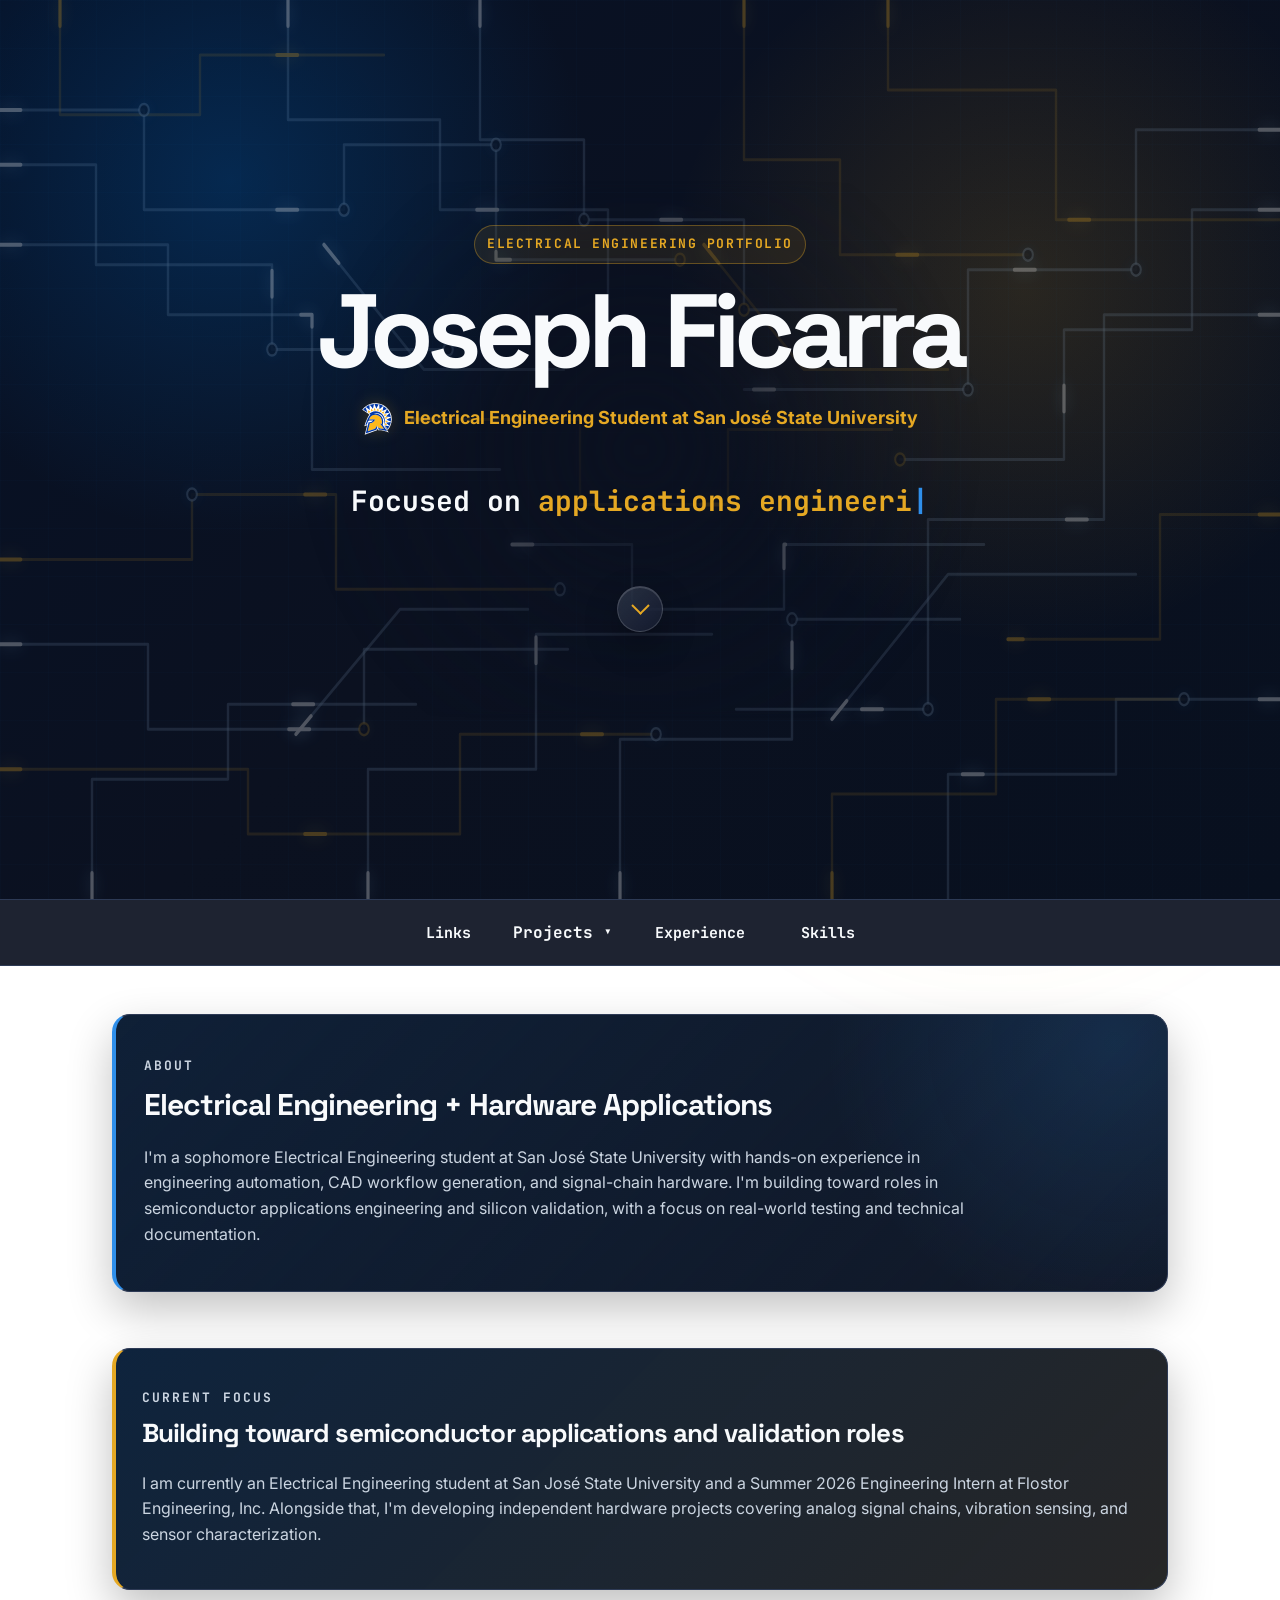
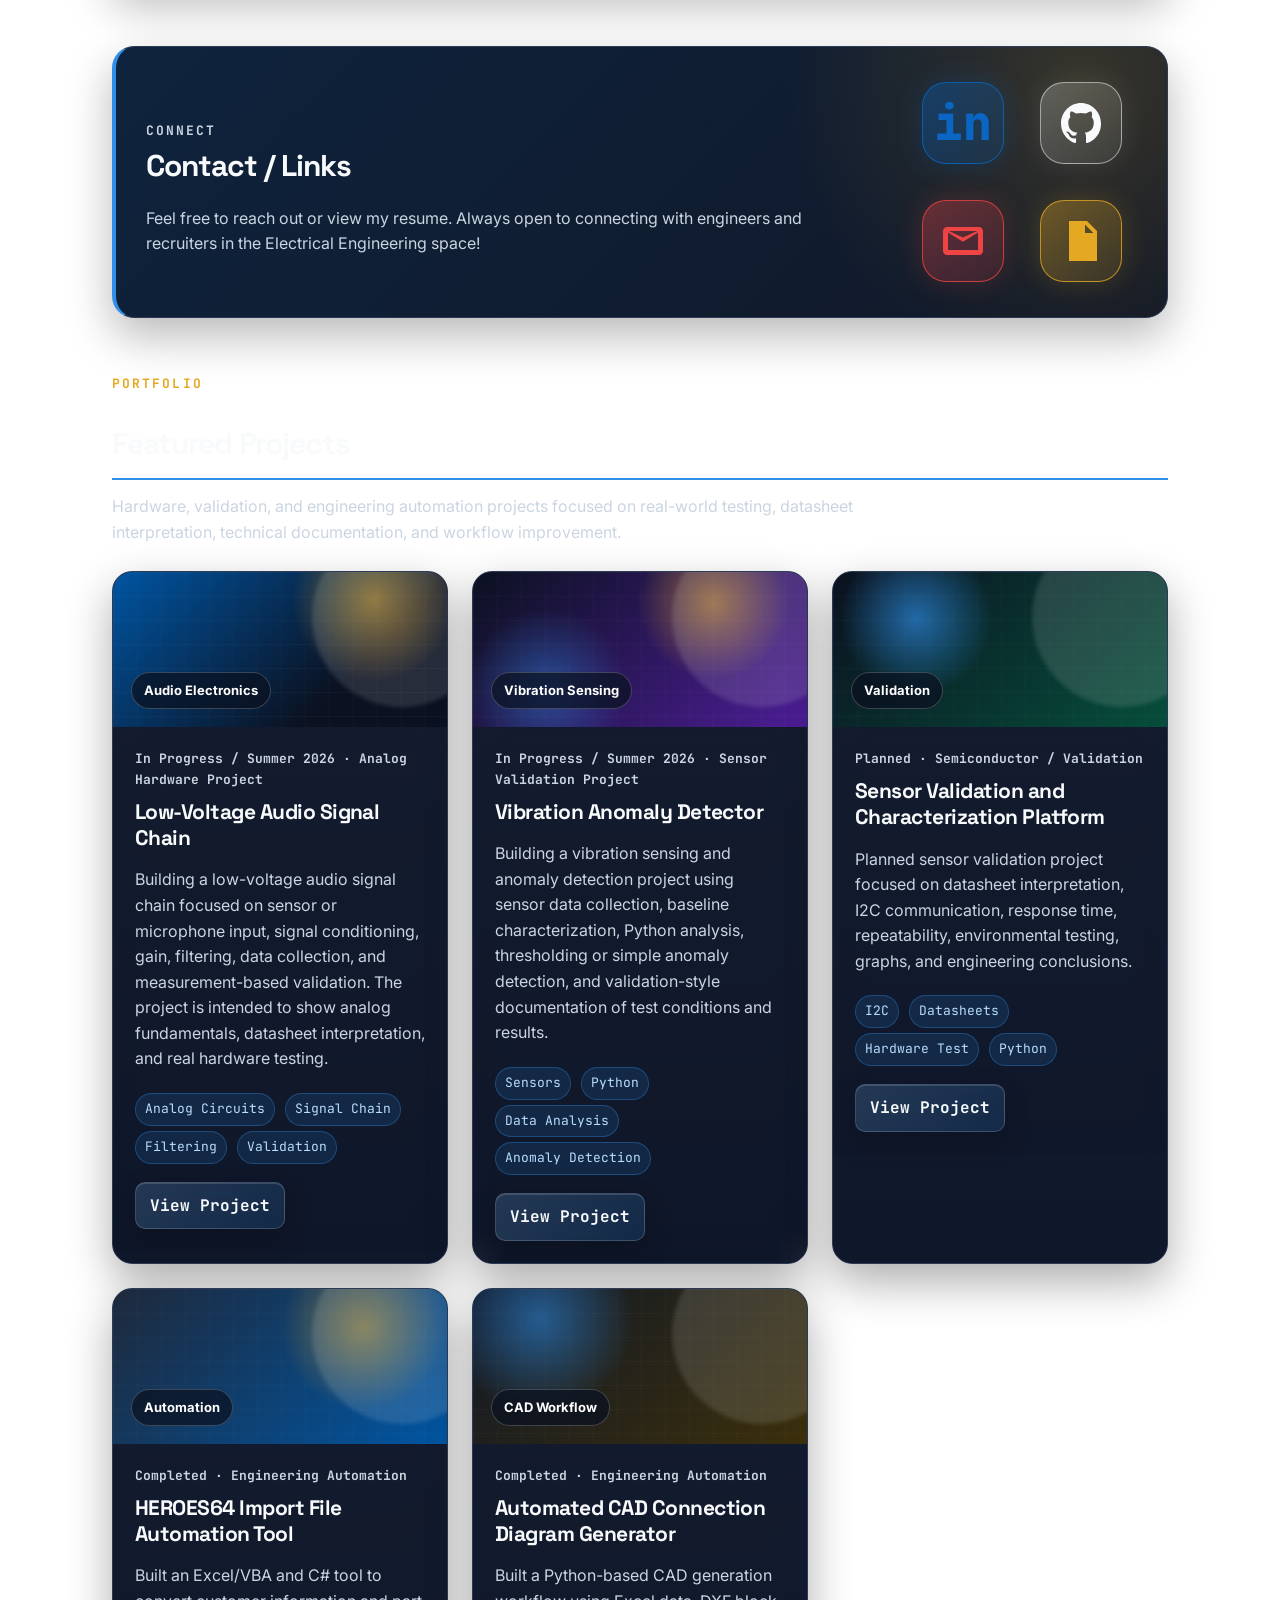
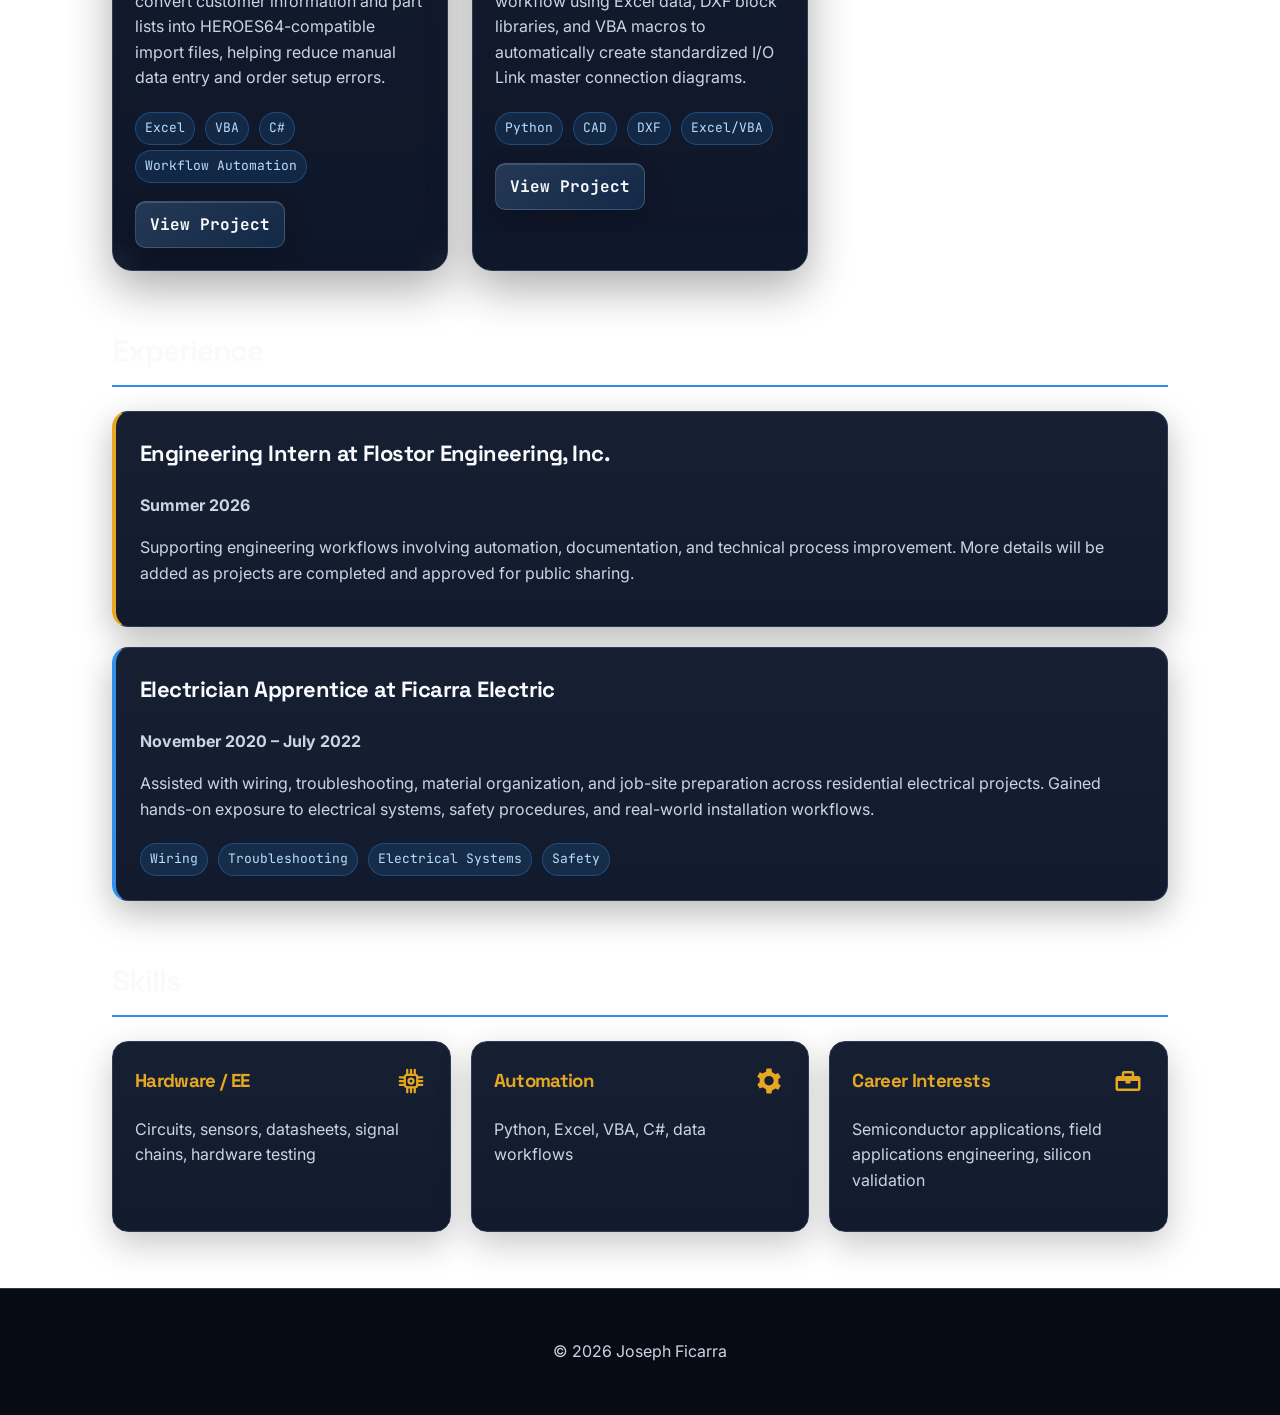
<file: index.html>
<!DOCTYPE html>
<html lang="en">
<head>
  <meta charset="UTF-8" />
  <meta name="viewport" content="width=device-width, initial-scale=1.0" />
  <title>Joseph Ficarra | Electrical Engineering Portfolio</title>
  <link rel="stylesheet" href="style.css" />
</head>

<body>
  <div class="scroll-progress"></div>
  <div class="animated-bg"></div>
  <canvas id="particle-bg"></canvas>

<header class="hero" id="top">
  <div class="circuit-board-bg" aria-hidden="true">
  <svg viewBox="0 0 1600 900" preserveAspectRatio="none">
    <g class="circuit-chips">
    
      <rect x="118" y="95" width="130" height="52" rx="8"></rect>
      <rect x="1185" y="120" width="96" height="96" rx="10"></rect>
      <rect x="690" y="330" width="165" height="70" rx="10"></rect>
      <rect x="1240" y="610" width="140" height="58" rx="8"></rect>
      <rect x="275" y="600" width="95" height="95" rx="10"></rect>
    </g>

    <g class="circuit-traces base-traces">
      <path d="M0 110 H180 V210 H430 V145 H620 V260 H850"></path>
      <path d="M0 165 H120 V265 H340 V350 H560"></path>
      <path d="M0 245 H210 V315 H390 V470 H625"></path>
      <path d="M75 0 V115 H250 V55 H480"></path>
      <path d="M360 0 V120 H550 V210 H760 V320"></path>
      <path d="M600 0 V140 H730 V220 H930 V310 H1120"></path>
      <path d="M930 0 V160 H1050 V255 H1285"></path>
      <path d="M1110 0 V90 H1320 V220 H1600"></path>

      <path d="M1600 130 H1420 V270 H1210 V390 H930"></path>
      <path d="M1600 210 H1490 V330 H1330 V460 H1125"></path>
      <path d="M1600 315 H1380 V520 H1160 V710 H920"></path>
      <path d="M1600 515 H1450 V640 H1260"></path>
      <path d="M1600 700 H1395 V775 H1185 V900"></path>

      <path d="M0 560 H240 V495 H420 V590 H700"></path>
      <path d="M0 645 H185 V730 H455 V650 H710"></path>
      <path d="M0 770 H310 V835 H575 V735 H820"></path>
      <path d="M115 900 V780 H285 V705 H520"></path>
      <path d="M460 900 V770 H670 V635 H890"></path>
      <path d="M775 900 V740 H990 V620 H1200"></path>
      <path d="M1040 900 V795 H1245 V700 H1480"></path>

      <path d="M515 420 H725 V505 H910 V430 H1115"></path>
      <path d="M640 545 H790 V610 H980 V545 H1230"></path>
      <path d="M405 245 L530 370 H705"></path>
      <path d="M880 245 L1005 370 H1185"></path>
      <path d="M370 735 L500 610 H660"></path>
      <path d="M1040 720 L1185 575 H1420"></path>
    </g>

    <g class="circuit-traces shine-traces">
      <path d="M0 110 H180 V210 H430 V145 H620 V260 H850"></path>
      <path d="M0 165 H120 V265 H340 V350 H560"></path>
      <path d="M0 245 H210 V315 H390 V470 H625"></path>
      <path d="M75 0 V115 H250 V55 H480"></path>
      <path d="M360 0 V120 H550 V210 H760 V320"></path>
      <path d="M600 0 V140 H730 V220 H930 V310 H1120"></path>
      <path d="M930 0 V160 H1050 V255 H1285"></path>
      <path d="M1110 0 V90 H1320 V220 H1600"></path>

      <path d="M1600 130 H1420 V270 H1210 V390 H930"></path>
      <path d="M1600 210 H1490 V330 H1330 V460 H1125"></path>
      <path d="M1600 315 H1380 V520 H1160 V710 H920"></path>
      <path d="M1600 515 H1450 V640 H1260"></path>
      <path d="M1600 700 H1395 V775 H1185 V900"></path>

      <path d="M0 560 H240 V495 H420 V590 H700"></path>
      <path d="M0 645 H185 V730 H455 V650 H710"></path>
      <path d="M0 770 H310 V835 H575 V735 H820"></path>
      <path d="M115 900 V780 H285 V705 H520"></path>
      <path d="M460 900 V770 H670 V635 H890"></path>
      <path d="M775 900 V740 H990 V620 H1200"></path>
      <path d="M1040 900 V795 H1245 V700 H1480"></path>

      <path d="M515 420 H725 V505 H910 V430 H1115"></path>
      <path d="M640 545 H790 V610 H980 V545 H1230"></path>
      <path d="M405 245 L530 370 H705"></path>
      <path d="M880 245 L1005 370 H1185"></path>
      <path d="M370 735 L500 610 H660"></path>
      <path d="M1040 720 L1185 575 H1420"></path>
    </g>

    <g class="circuit-nodes">
      <circle cx="180" cy="110" r="6"></circle>
      <circle cx="430" cy="210" r="6"></circle>
      <circle cx="620" cy="145" r="6"></circle>
      <circle cx="850" cy="260" r="6"></circle>
      <circle cx="340" cy="350" r="6"></circle>
      <circle cx="560" cy="350" r="6"></circle>
      <circle cx="730" cy="220" r="6"></circle>
      <circle cx="930" cy="310" r="6"></circle>
      <circle cx="1285" cy="255" r="6"></circle>
      <circle cx="1420" cy="270" r="6"></circle>
      <circle cx="1210" cy="390" r="6"></circle>
      <circle cx="1125" cy="460" r="6"></circle>
      <circle cx="1160" cy="710" r="6"></circle>
      <circle cx="240" cy="495" r="6"></circle>
      <circle cx="700" cy="590" r="6"></circle>
      <circle cx="455" cy="730" r="6"></circle>
      <circle cx="820" cy="735" r="6"></circle>
      <circle cx="990" cy="620" r="6"></circle>
      <circle cx="1480" cy="700" r="6"></circle>
    </g>
  </svg>
</div>
  <div class="hero-content">
    <p class="hero-label">Electrical Engineering Portfolio</p>

    <h1>Joseph Ficarra</h1>

    <p class="school-line">
      <img src="sjsu-logo.svg" alt="San José State University logo" class="school-logo">
      <span>Electrical Engineering Student at San José State University</span>
    </p>

<p class="hero-type-line">
  Focused on <span id="typewriter"></span><span class="type-cursor">|</span>
</p>


  <a href="#about" class="scroll-arrow" aria-label="Scroll to portfolio content">
    <span></span>
  </a>
</header>

  <nav>
    <a href="#connect">Links</a>

    <div class="dropdown">
      <button class="dropbtn">Projects ▾</button>
      <div class="dropdown-menu">
        <a href="audio-signal-chain.html">Low-Voltage Audio Signal Chain</a>
        <a href="vibration-anomaly-detector.html">Vibration Anomaly Detector</a>
        <a href="sensor-validation-platform.html">Sensor Validation Platform</a>
        <a href="heroes64-automation.html">HEROES64 Automation Tool</a>
        <a href="cad-diagram-generator.html">CAD Diagram Generator</a>
      </div>
    </div>

    <a href="#experience">Experience</a>
    <a href="#skills">Skills</a>
  </nav>

  <main>

    <section id="about">
      <div class="about-card">
        <p class="eyebrow">About</p>
        <h2>Electrical Engineering + Hardware Applications</h2>
        <p>
          I'm a sophomore Electrical Engineering student at San José State University with hands-on experience 
          in engineering automation, CAD workflow generation, and signal-chain hardware. I'm building toward 
          roles in semiconductor applications engineering and silicon validation, with a focus on real-world 
          testing and technical documentation.
        </p>
      </div>
    </section>

    <section class="announcement">
      <p class="eyebrow">Current Focus</p>
      <h2>Building toward semiconductor applications and validation roles</h2>
      <p>
        I am currently an Electrical Engineering student at San José State University and a Summer 2026
        Engineering Intern at Flostor Engineering, Inc.  Alongside that, I'm developing independent hardware 
        projects covering analog signal chains, vibration sensing, and sensor characterization.
      </p>
    </section>

    <section id="connect" class="connect-section">
      <div class="connect-card">
        <div class="connect-main">
          <p class="eyebrow">Connect</p>
          <h2>Contact / Links</h2>
          <p>
            Feel free to reach out or view my resume. Always open to connecting with 
            engineers and recruiters in the Electrical Engineering space!
          </p>
        </div>

        <div class="connect-links icon-links">
          <a class="icon-link linkedin" href="https://www.linkedin.com/in/ficarra-joseph" target="_blank" rel="noopener noreferrer" aria-label="LinkedIn" data-tooltip="LinkedIn">
            <span class="icon-badge">in</span>
          </a>

          <a class="icon-link github" href="https://github.com/ficarra-joseph" target="_blank" rel="noopener noreferrer" aria-label="GitHub" data-tooltip="GitHub">
            <span class="icon-badge">
              <svg viewBox="0 0 24 24" aria-hidden="true">
                <path d="M12 2C6.48 2 2 6.58 2 12.26c0 4.53 2.87 8.37 6.84 9.73.5.1.68-.22.68-.49v-1.9c-2.78.62-3.37-1.22-3.37-1.22-.45-1.19-1.11-1.5-1.11-1.5-.91-.64.07-.63.07-.63 1 .07 1.53 1.06 1.53 1.06.9 1.56 2.36 1.11 2.94.85.09-.67.35-1.11.63-1.37-2.22-.26-4.56-1.14-4.56-5.08 0-1.12.39-2.03 1.03-2.75-.1-.26-.45-1.3.1-2.71 0 0 .84-.28 2.75 1.05A9.29 9.29 0 0 1 12 6.96c.85 0 1.7.12 2.5.34 1.9-1.33 2.74-1.05 2.74-1.05.56 1.41.21 2.45.11 2.71.64.72 1.03 1.63 1.03 2.75 0 3.95-2.34 4.82-4.57 5.07.36.32.68.95.68 1.92v2.84c0 .27.18.59.69.49A10.09 10.09 0 0 0 22 12.26C22 6.58 17.52 2 12 2z"/>
              </svg>
            </span>
          </a>
          
<button class="icon-link email copy-email" type="button" data-email="ficarramjoseph@gmail.com" aria-label="Copy Email" data-tooltip="Copy Email">
  <span class="icon-badge">
    <svg viewBox="0 0 24 24" aria-hidden="true">
      <path d="M4 5h16c1.1 0 2 .9 2 2v10c0 1.1-.9 2-2 2H4c-1.1 0-2-.9-2-2V7c0-1.1.9-2 2-2zm8 7.4L4.5 7.7v8.8h15V7.7L12 12.4zm0-2.1L19.1 7H4.9L12 10.3z"/>
    </svg>
  </span>
</button>

          <a class="icon-link resume" href="CJoseph_Ficarra_Resume.pdf" target="_blank" rel="noopener noreferrer" aria-label="Resume" data-tooltip="Resume">
            <span class="icon-badge">
              <svg viewBox="0 0 24 24" aria-hidden="true">
                <path d="M6 2h9l5 5v15H6V2zm8 1.8V8h4.2L14 3.8zM8 11h8v1.5H8V11zm0 3h8v1.5H8V14zm0 3h6v1.5H8V17z"/>
              </svg>
            </span>
          </a>
        </div>
      </div>
    </section>

    <section id="projects">
      <div class="section-header">
        <p class="eyebrow">Portfolio</p>
        <h2>Featured Projects</h2>
        <p class="section-description">
          Hardware, validation, and engineering automation projects focused on real-world testing,
          datasheet interpretation, technical documentation, and workflow improvement.
        </p>
      </div>

      <div class="project-grid">

        <article class="project-card">
          <div class="project-visual visual-audio">
            <span>Audio Electronics</span>
          </div>

          <div class="project-content">
            <p class="project-meta">In Progress / Summer 2026 · Analog Hardware Project</p>
            <h3>Low-Voltage Audio Signal Chain</h3>
            <p>
              Building a low-voltage audio signal chain focused on sensor or microphone input,
              signal conditioning, gain, filtering, data collection, and measurement-based validation.
              The project is intended to show analog fundamentals, datasheet interpretation, and
              real hardware testing.
            </p>

            <div class="tags">
              <span class="tag">Analog Circuits</span>
              <span class="tag">Signal Chain</span>
              <span class="tag">Filtering</span>
              <span class="tag">Validation</span>
            </div>

            <a class="project-button" href="audio-signal-chain.html">View Project</a>
          </div>
        </article>

        <article class="project-card">
          <div class="project-visual visual-vibration">
            <span>Vibration Sensing</span>
          </div>

          <div class="project-content">
            <p class="project-meta">In Progress / Summer 2026 · Sensor Validation Project</p>
            <h3>Vibration Anomaly Detector</h3>
            <p>
              Building a vibration sensing and anomaly detection project using sensor data collection,
              baseline characterization, Python analysis, thresholding or simple anomaly detection,
              and validation-style documentation of test conditions and results.
            </p>

            <div class="tags">
              <span class="tag">Sensors</span>
              <span class="tag">Python</span>
              <span class="tag">Data Analysis</span>
              <span class="tag">Anomaly Detection</span>
            </div>

            <a class="project-button" href="vibration-anomaly-detector.html">View Project</a>
          </div>
        </article>

        <article class="project-card">
          <div class="project-visual visual-sensor">
            <span>Validation</span>
          </div>

          <div class="project-content">
            <p class="project-meta">Planned · Semiconductor / Validation</p>
            <h3>Sensor Validation and Characterization Platform</h3>
            <p>
              Planned sensor validation project focused on datasheet interpretation, I2C communication,
              response time, repeatability, environmental testing, graphs, and engineering conclusions.
            </p>

            <div class="tags">
              <span class="tag">I2C</span>
              <span class="tag">Datasheets</span>
              <span class="tag">Hardware Test</span>
              <span class="tag">Python</span>
            </div>

            <a class="project-button" href="sensor-validation-platform.html">View Project</a>
          </div>
        </article>

        <article class="project-card">
          <div class="project-visual visual-automation">
            <span>Automation</span>
          </div>

          <div class="project-content">
            <p class="project-meta">Completed · Engineering Automation</p>
            <h3>HEROES64 Import File Automation Tool</h3>
            <p>
              Built an Excel/VBA and C# tool to convert customer information and part lists into
              HEROES64-compatible import files, helping reduce manual data entry and order setup errors.
            </p>

            <div class="tags">
              <span class="tag">Excel</span>
              <span class="tag">VBA</span>
              <span class="tag">C#</span>
              <span class="tag">Workflow Automation</span>
            </div>

            <a class="project-button" href="heroes64-automation.html">View Project</a>
          </div>
        </article>

        <article class="project-card">
          <div class="project-visual visual-cad">
            <span>CAD Workflow</span>
          </div>

          <div class="project-content">
            <p class="project-meta">Completed · Engineering Automation</p>
            <h3>Automated CAD Connection Diagram Generator</h3>
            <p>
              Built a Python-based CAD generation workflow using Excel data, DXF block libraries,
              and VBA macros to automatically create standardized I/O Link master connection diagrams.
            </p>

            <div class="tags">
              <span class="tag">Python</span>
              <span class="tag">CAD</span>
              <span class="tag">DXF</span>
              <span class="tag">Excel/VBA</span>
            </div>

            <a class="project-button" href="cad-diagram-generator.html">View Project</a>
          </div>
        </article>

      </div>
    </section>

    <section id="experience">
      <h2>Experience</h2>

      <div class="card">
        <h3>Engineering Intern at Flostor Engineering, Inc.</h3>
        <p><strong>Summer 2026</strong></p>
        <p>
          Supporting engineering workflows involving automation, documentation, and technical process improvement.
          More details will be added as projects are completed and approved for public sharing.
        </p>
      </div>

      <div class="card">
        <h3>Electrician Apprentice at Ficarra Electric</h3>
        <p><strong>November 2020 – July 2022</strong></p>
        <p>
          Assisted with wiring, troubleshooting, material organization, and job-site preparation across
          residential electrical projects. Gained hands-on exposure to electrical systems, safety procedures,
          and real-world installation workflows.
        </p>

        <div class="tags">
          <span class="tag">Wiring</span>
          <span class="tag">Troubleshooting</span>
          <span class="tag">Electrical Systems</span>
          <span class="tag">Safety</span>
        </div>
      </div>
    </section>

<section id="skills">
  <h2>Skills</h2>

  <div class="skills-grid">
    <div>
      <h3>
        Hardware / EE
<span class="skill-icon" aria-hidden="true">
  <svg viewBox="0 0 24 24">
    <rect class="stroke-icon" x="7" y="7" width="10" height="10" rx="2"></rect>

    <path class="stroke-icon" d="M9 3v4"></path>
    <path class="stroke-icon" d="M12 3v4"></path>
    <path class="stroke-icon" d="M15 3v4"></path>

    <path class="stroke-icon" d="M9 17v4"></path>
    <path class="stroke-icon" d="M12 17v4"></path>
    <path class="stroke-icon" d="M15 17v4"></path>

    <path class="stroke-icon" d="M3 9h4"></path>
    <path class="stroke-icon" d="M3 12h4"></path>
    <path class="stroke-icon" d="M3 15h4"></path>

    <path class="stroke-icon" d="M17 9h4"></path>
    <path class="stroke-icon" d="M17 12h4"></path>
    <path class="stroke-icon" d="M17 15h4"></path>

    <circle class="stroke-icon" cx="12" cy="12" r="2"></circle>
  </svg>
</span>
      </h3>
      <p>Circuits, sensors, datasheets, signal chains, hardware testing</p>
    </div>

    <div>
      <h3>
        Automation
        <span class="skill-icon" aria-hidden="true">
          <svg viewBox="0 0 24 24">
            <path d="M19.4 13.5c.1-.5.1-1 .1-1.5s0-1-.1-1.5l2-1.5-2-3.5-2.4 1a7.6 7.6 0 0 0-2.6-1.5L14 2h-4l-.4 2.5A7.6 7.6 0 0 0 7 6L4.6 5l-2 3.5 2 1.5c-.1.5-.1 1-.1 1.5s0 1 .1 1.5l-2 1.5 2 3.5 2.4-1a7.6 7.6 0 0 0 2.6 1.5L10 22h4l.4-2.5A7.6 7.6 0 0 0 17 18l2.4 1 2-3.5-2-1.5ZM12 15.5A3.5 3.5 0 1 1 12 8a3.5 3.5 0 0 1 0 7.5Z"/>
          </svg>
        </span>
      </h3>
      <p>Python, Excel, VBA, C#, data workflows</p>
    </div>

    <div>
      <h3>
        Career Interests
        <span class="skill-icon" aria-hidden="true">
          <svg viewBox="0 0 24 24">
            <path d="M9 4h6a2 2 0 0 1 2 2v2h3a2 2 0 0 1 2 2v8a2 2 0 0 1-2 2H4a2 2 0 0 1-2-2v-8a2 2 0 0 1 2-2h3V6a2 2 0 0 1 2-2Zm0 4h6V6H9v2Zm-5 4v6h16v-6h-6v2h-4v-2H4Z"/>
          </svg>
        </span>
      </h3>
      <p>Semiconductor applications, field applications engineering, silicon validation</p>
    </div>
  </div>
</section>

  </main>

  <footer>
    <p>© 2026 Joseph Ficarra</p>
  </footer>

  <script src="particles.js"></script>
</body>
</html>
</file>
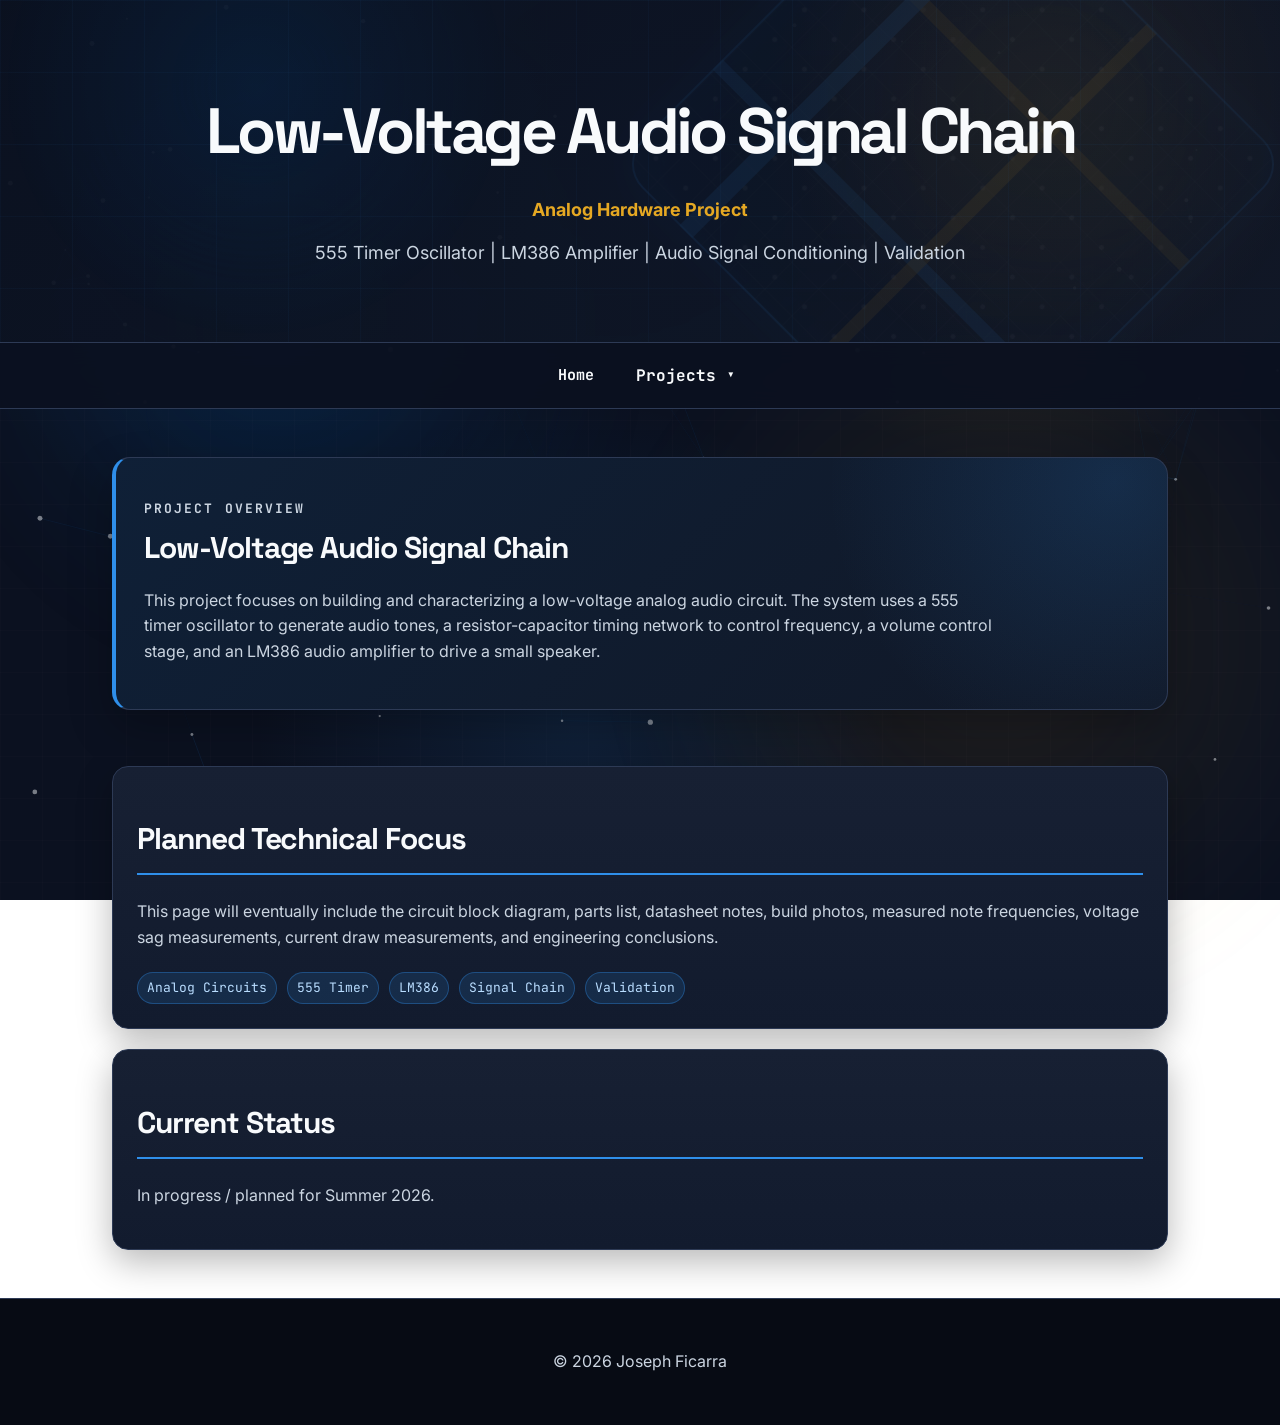
<file: audio-signal-chain.html>
<!DOCTYPE html>
<html lang="en">
<head>
  <meta charset="UTF-8" />
  <meta name="viewport" content="width=device-width, initial-scale=1.0" />
  <title>Low-Voltage Audio Signal Chain | Joseph Ficarra</title>
  <link rel="stylesheet" href="style.css" />
</head>

<body>
 <div class="scroll-progress"></div>
  <div class="animated-bg"></div>
  <canvas id="particle-bg"></canvas>

  <header class="project-hero">
    <h1>Low-Voltage Audio Signal Chain</h1>
    <p>Analog Hardware Project</p>
    <p>555 Timer Oscillator | LM386 Amplifier | Audio Signal Conditioning | Validation</p>
  </header>

 <nav>
  <a href="index.html">Home</a>

  <div class="dropdown">
    <button class="dropbtn">Projects ▾</button>
    <div class="dropdown-menu">
      <a href="audio-signal-chain.html">Low-Voltage Audio Signal Chain</a>
      <a href="vibration-anomaly-detector.html">Vibration Anomaly Detector</a>
      <a href="sensor-validation-platform.html">Sensor Validation Platform</a>
      <a href="heroes64-automation.html">HEROES64 Automation Tool</a>
      <a href="cad-diagram-generator.html">CAD Diagram Generator</a>
    </div>
  </div>
</nav>

  <main>
    <section class="about-card">
      <p class="eyebrow">Project Overview</p>
      <h2>Low-Voltage Audio Signal Chain</h2>
      <p>
        This project focuses on building and characterizing a low-voltage analog audio circuit.
        The system uses a 555 timer oscillator to generate audio tones, a resistor-capacitor timing
        network to control frequency, a volume control stage, and an LM386 audio amplifier to drive
        a small speaker.
      </p>
    </section>

    <section class="card">
      <h2>Planned Technical Focus</h2>
      <p>
        This page will eventually include the circuit block diagram, parts list, datasheet notes,
        build photos, measured note frequencies, voltage sag measurements, current draw measurements,
        and engineering conclusions.
      </p>

      <div class="tags">
        <span class="tag">Analog Circuits</span>
        <span class="tag">555 Timer</span>
        <span class="tag">LM386</span>
        <span class="tag">Signal Chain</span>
        <span class="tag">Validation</span>
      </div>
    </section>

    <section class="card">
      <h2>Current Status</h2>
      <p>
        In progress / planned for Summer 2026.
      </p>
    </section>
  </main>

  <footer>
    <p>© 2026 Joseph Ficarra</p>
  </footer>

  <script src="particles.js"></script>
</body>
</html>
</file>
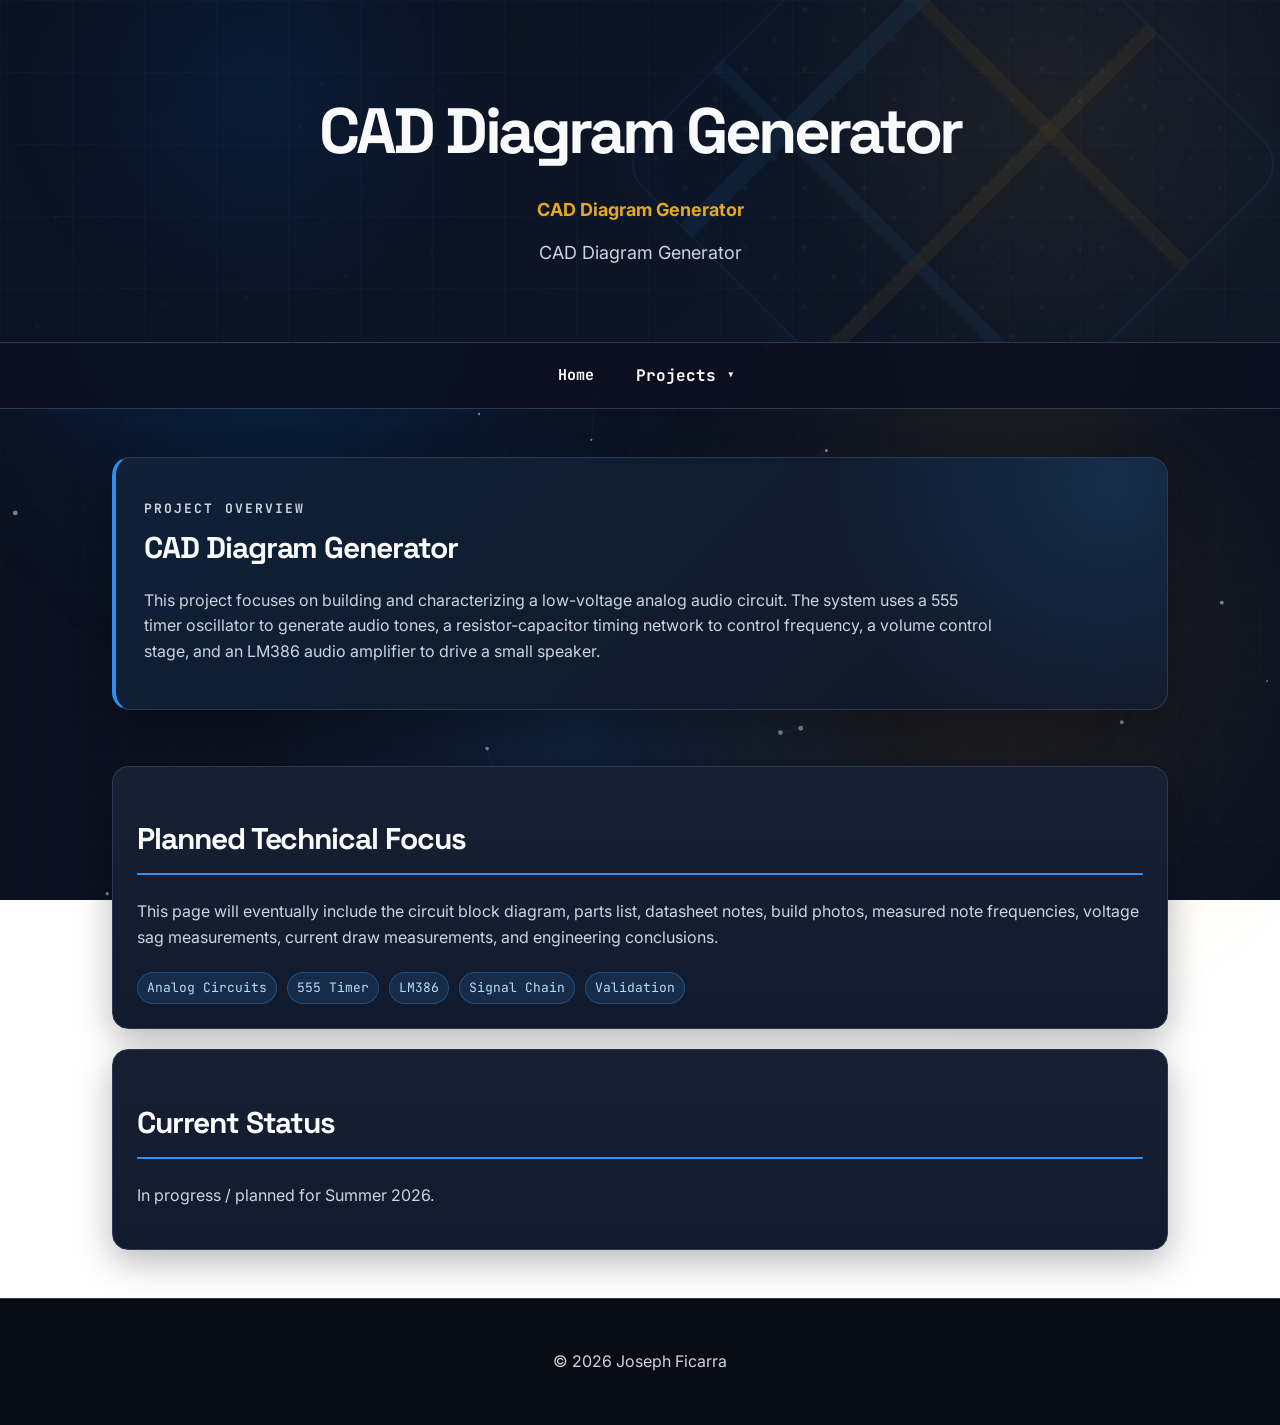
<file: cad-diagram-generator.html>
<!DOCTYPE html>
<html lang="en">
<head>
  <meta charset="UTF-8" />
  <meta name="viewport" content="width=device-width, initial-scale=1.0" />
  <title>CAD Diagram Generator | Joseph Ficarra</title>
  <link rel="stylesheet" href="style.css" />
</head>

<body>
    <div class="scroll-progress"></div>
  <div class="animated-bg"></div>
  <canvas id="particle-bg"></canvas>

  <header class="project-hero">
    <h1>CAD Diagram Generator</h1>
    <p>CAD Diagram Generator</p>
    <p>CAD Diagram Generator</p>
  </header>

<nav>
  <a href="index.html">Home</a>

  <div class="dropdown">
    <button class="dropbtn">Projects ▾</button>
    <div class="dropdown-menu">
      <a href="audio-signal-chain.html">Low-Voltage Audio Signal Chain</a>
      <a href="vibration-anomaly-detector.html">Vibration Anomaly Detector</a>
      <a href="sensor-validation-platform.html">Sensor Validation Platform</a>
      <a href="heroes64-automation.html">HEROES64 Automation Tool</a>
      <a href="cad-diagram-generator.html">CAD Diagram Generator</a>
    </div>
  </div>
</nav>

  <main>
    <section class="about-card">
      <p class="eyebrow">Project Overview</p>
      <h2>CAD Diagram Generator</h2>
      <p>
        This project focuses on building and characterizing a low-voltage analog audio circuit.
        The system uses a 555 timer oscillator to generate audio tones, a resistor-capacitor timing
        network to control frequency, a volume control stage, and an LM386 audio amplifier to drive
        a small speaker.
      </p>
    </section>

    <section class="card">
      <h2>Planned Technical Focus</h2>
      <p>
        This page will eventually include the circuit block diagram, parts list, datasheet notes,
        build photos, measured note frequencies, voltage sag measurements, current draw measurements,
        and engineering conclusions.
      </p>

      <div class="tags">
        <span class="tag">Analog Circuits</span>
        <span class="tag">555 Timer</span>
        <span class="tag">LM386</span>
        <span class="tag">Signal Chain</span>
        <span class="tag">Validation</span>
      </div>
    </section>

    <section class="card">
      <h2>Current Status</h2>
      <p>
        In progress / planned for Summer 2026.
      </p>
    </section>
  </main>

  <footer>
    <p>© 2026 Joseph Ficarra</p>
  </footer>

  <script src="particles.js"></script>
</body>
</html>
</file>
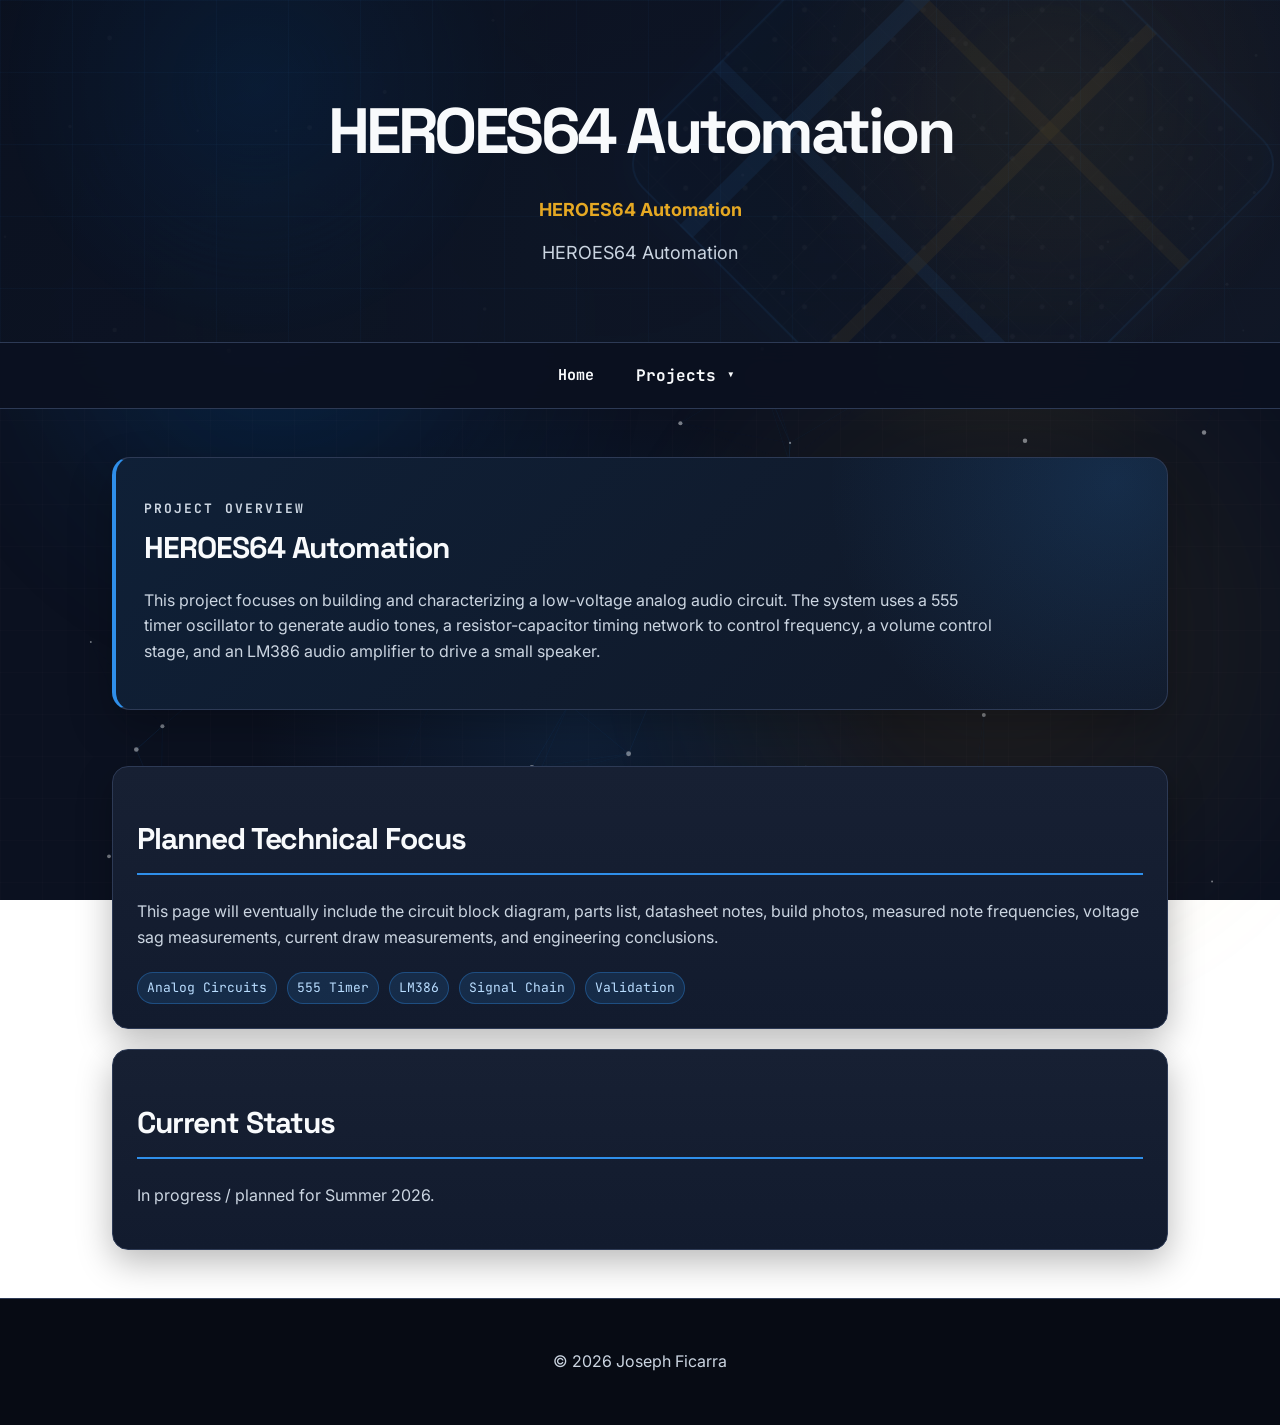
<file: heroes64-automation.html>
<!DOCTYPE html>
<html lang="en">
<head>
  <meta charset="UTF-8" />
  <meta name="viewport" content="width=device-width, initial-scale=1.0" />
  <title>HEROES64 Automation | Joseph Ficarra</title>
  <link rel="stylesheet" href="style.css" />
</head>

<body>
    <div class="scroll-progress"></div>
  <div class="animated-bg"></div>
  <canvas id="particle-bg"></canvas>

  <header class="project-hero">
    <h1>HEROES64 Automation</h1>
    <p>HEROES64 Automation</p>
    <p>HEROES64 Automation</p>
  </header>

<nav>
  <a href="index.html">Home</a>

  <div class="dropdown">
    <button class="dropbtn">Projects ▾</button>
    <div class="dropdown-menu">
      <a href="audio-signal-chain.html">Low-Voltage Audio Signal Chain</a>
      <a href="vibration-anomaly-detector.html">Vibration Anomaly Detector</a>
      <a href="sensor-validation-platform.html">Sensor Validation Platform</a>
      <a href="heroes64-automation.html">HEROES64 Automation Tool</a>
      <a href="cad-diagram-generator.html">CAD Diagram Generator</a>
    </div>
  </div>
</nav>
  
  <main>
    <section class="about-card">
      <p class="eyebrow">Project Overview</p>
      <h2>HEROES64 Automation</h2>
      <p>
        This project focuses on building and characterizing a low-voltage analog audio circuit.
        The system uses a 555 timer oscillator to generate audio tones, a resistor-capacitor timing
        network to control frequency, a volume control stage, and an LM386 audio amplifier to drive
        a small speaker.
      </p>
    </section>

    <section class="card">
      <h2>Planned Technical Focus</h2>
      <p>
        This page will eventually include the circuit block diagram, parts list, datasheet notes,
        build photos, measured note frequencies, voltage sag measurements, current draw measurements,
        and engineering conclusions.
      </p>

      <div class="tags">
        <span class="tag">Analog Circuits</span>
        <span class="tag">555 Timer</span>
        <span class="tag">LM386</span>
        <span class="tag">Signal Chain</span>
        <span class="tag">Validation</span>
      </div>
    </section>

    <section class="card">
      <h2>Current Status</h2>
      <p>
        In progress / planned for Summer 2026.
      </p>
    </section>
  </main>

  <footer>
    <p>© 2026 Joseph Ficarra</p>
  </footer>

  <script src="particles.js"></script>
</body>
</html>
</file>
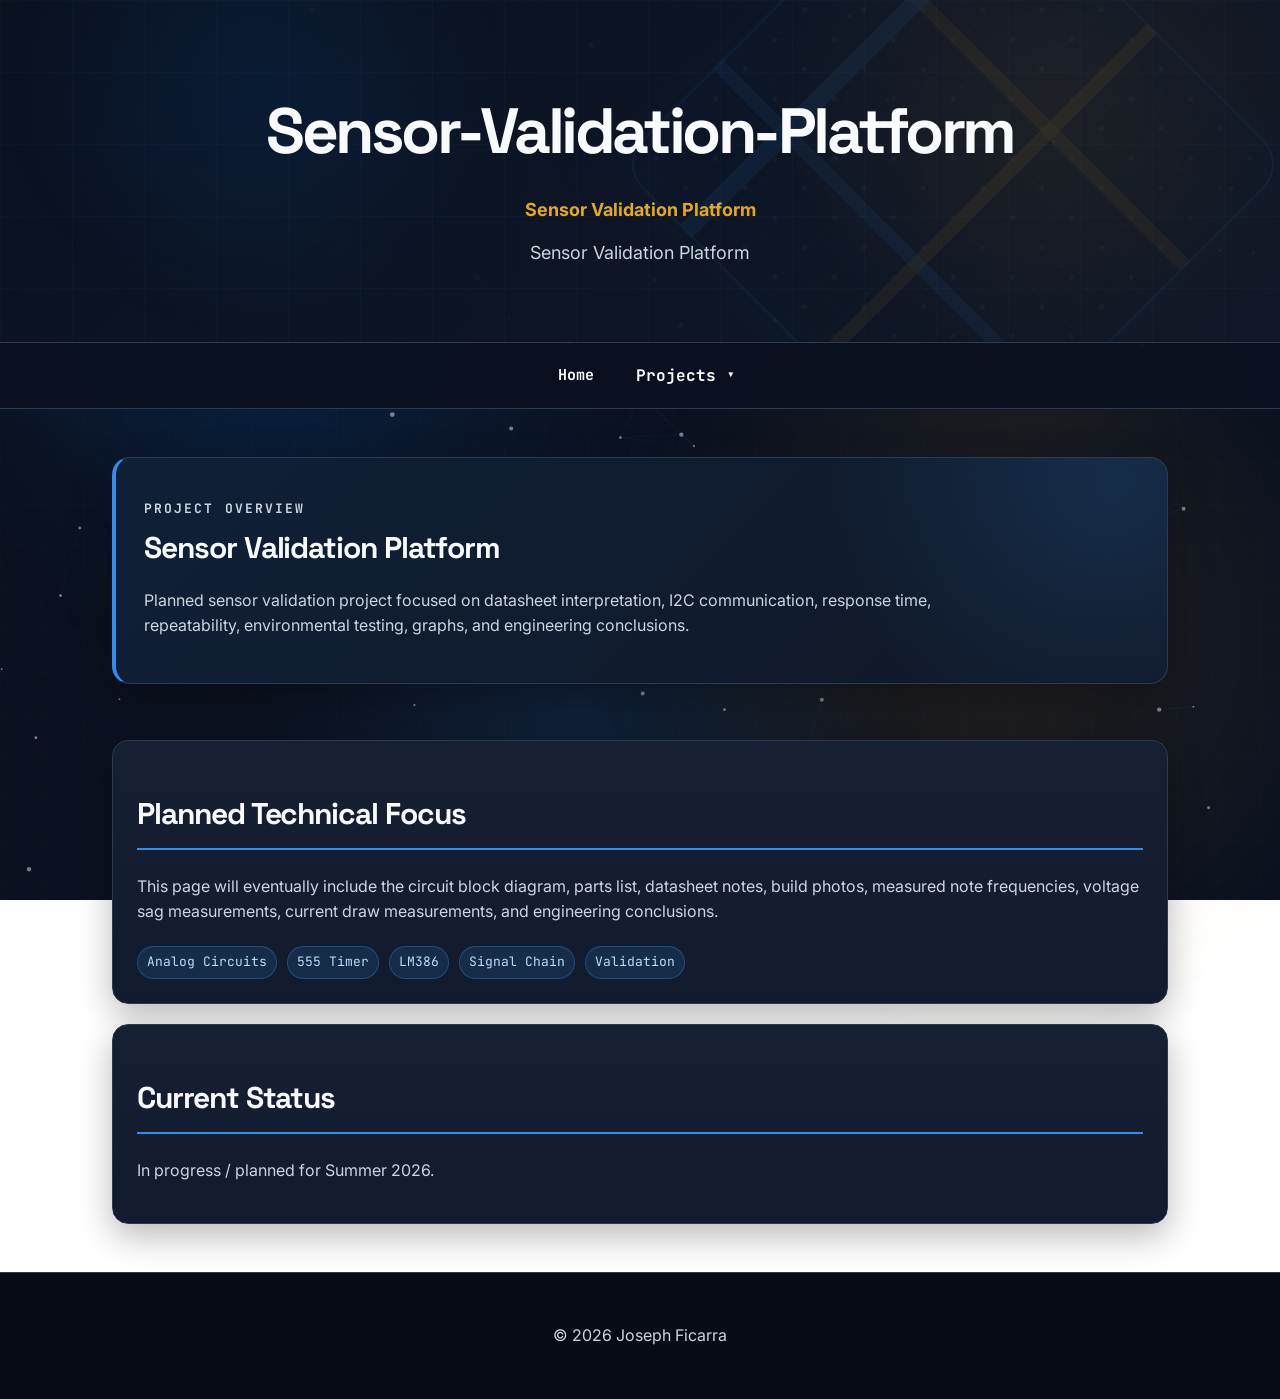
<file: sensor-validation-platform.html>
<!DOCTYPE html>
<html lang="en">
<head>
  <meta charset="UTF-8" />
  <meta name="viewport" content="width=device-width, initial-scale=1.0" />
  <title>Sensor Validation Platform | Joseph Ficarra</title>
  <link rel="stylesheet" href="style.css" />
</head>

<body>
    <div class="scroll-progress"></div>
  <div class="animated-bg"></div>
  <canvas id="particle-bg"></canvas>

  <header class="project-hero">
    <h1>Sensor-Validation-Platform</h1>
    <p>Sensor Validation Platform</p>
    <p>Sensor Validation Platform</p>
  </header>

<nav>
  <a href="index.html">Home</a>

  <div class="dropdown">
    <button class="dropbtn">Projects ▾</button>
    <div class="dropdown-menu">
      <a href="audio-signal-chain.html">Low-Voltage Audio Signal Chain</a>
      <a href="vibration-anomaly-detector.html">Vibration Anomaly Detector</a>
      <a href="sensor-validation-platform.html">Sensor Validation Platform</a>
      <a href="heroes64-automation.html">HEROES64 Automation Tool</a>
      <a href="cad-diagram-generator.html">CAD Diagram Generator</a>
    </div>
  </div>
</nav>

  <main>
    <section class="about-card">
      <p class="eyebrow">Project Overview</p>
      <h2>Sensor Validation Platform</h2>
      <p>
        Planned sensor validation project focused on datasheet interpretation, 
        I2C communication, response time, repeatability, environmental testing, 
        graphs, and engineering conclusions.
      </p>
    </section>

    <section class="card">
      <h2>Planned Technical Focus</h2>
      <p>
        This page will eventually include the circuit block diagram, parts list, datasheet notes,
        build photos, measured note frequencies, voltage sag measurements, current draw measurements,
        and engineering conclusions.
      </p>

      <div class="tags">
        <span class="tag">Analog Circuits</span>
        <span class="tag">555 Timer</span>
        <span class="tag">LM386</span>
        <span class="tag">Signal Chain</span>
        <span class="tag">Validation</span>
      </div>
    </section>

    <section class="card">
      <h2>Current Status</h2>
      <p>
        In progress / planned for Summer 2026.
      </p>
    </section>
  </main>

  <footer>
    <p>© 2026 Joseph Ficarra</p>
  </footer>

  <script src="particles.js"></script>
</body>
</html>
</file>
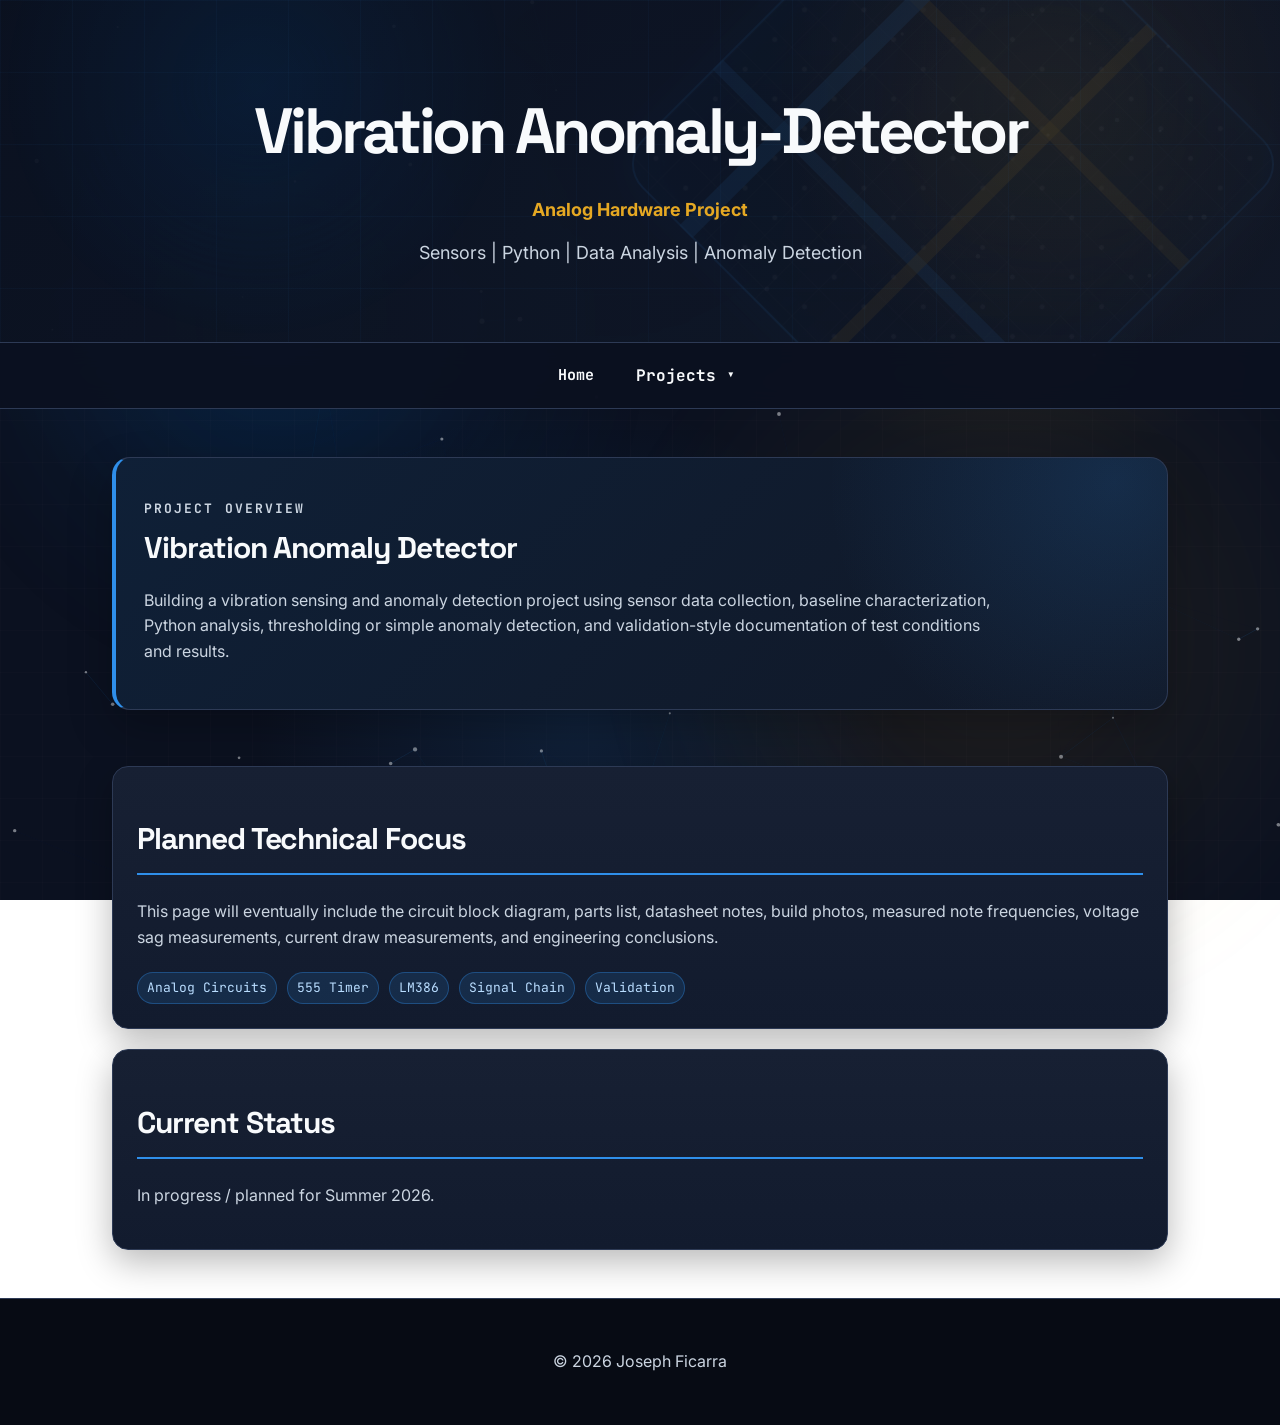
<file: vibration-anomaly-detector.html>
<!DOCTYPE html>
<html lang="en">
<head>
  <meta charset="UTF-8" />
  <meta name="viewport" content="width=device-width, initial-scale=1.0" />
  <title>Vibration Anomaly Detector | Joseph Ficarra</title>
  <link rel="stylesheet" href="style.css" />
</head>

<body>
    <div class="scroll-progress"></div>
  <div class="animated-bg"></div>
  <canvas id="particle-bg"></canvas>

  <header class="project-hero">
    <h1>Vibration Anomaly-Detector</h1>
    <p>Analog Hardware Project</p>
    <p>Sensors | Python | Data Analysis | Anomaly Detection</p>
  </header>

<nav>
  <a href="index.html">Home</a>

  <div class="dropdown">
    <button class="dropbtn">Projects ▾</button>
    <div class="dropdown-menu">
      <a href="audio-signal-chain.html">Low-Voltage Audio Signal Chain</a>
      <a href="vibration-anomaly-detector.html">Vibration Anomaly Detector</a>
      <a href="sensor-validation-platform.html">Sensor Validation Platform</a>
      <a href="heroes64-automation.html">HEROES64 Automation Tool</a>
      <a href="cad-diagram-generator.html">CAD Diagram Generator</a>
    </div>
  </div>
</nav>

  <main>
    <section class="about-card">
      <p class="eyebrow">Project Overview</p>
      <h2>Vibration Anomaly Detector</h2>
      <p>
        Building a vibration sensing and anomaly detection project using sensor data collection, 
        baseline characterization, Python analysis, thresholding or simple anomaly detection, 
        and validation-style documentation of test conditions and results.
      </p>
    </section>

    <section class="card">
      <h2>Planned Technical Focus</h2>
      <p>
        This page will eventually include the circuit block diagram, parts list, datasheet notes,
        build photos, measured note frequencies, voltage sag measurements, current draw measurements,
        and engineering conclusions.
      </p>

      <div class="tags">
        <span class="tag">Analog Circuits</span>
        <span class="tag">555 Timer</span>
        <span class="tag">LM386</span>
        <span class="tag">Signal Chain</span>
        <span class="tag">Validation</span>
      </div>
    </section>

    <section class="card">
      <h2>Current Status</h2>
      <p>
        In progress / planned for Summer 2026.
      </p>
    </section>
  </main>

  <footer>
    <p>© 2026 Joseph Ficarra</p>
  </footer>

  <script src="particles.js"></script>
</body>
</html>
</file>
<file: style.css>
@import url('https://fonts.googleapis.com/css2?family=Inter:wght@400;500;600;700;800&family=JetBrains+Mono:wght@500;600;700&family=Space+Grotesk:wght@500;600;700&display=swap');
:root {
  --bg: #0B1120;
  --bg-soft: #111827;
  --card: #172033;
  --card-hover: #1F2A44;
  --text: #F8FAFC;
  --muted: #CBD5E1;
  --sjsu-blue: #0055A2;
  --sjsu-blue-light: #2F8FEA;
  --sjsu-gold: #E5A823;
  --border: #2D3A55;
}

* {
  box-sizing: border-box;
}

html {
  scroll-behavior: smooth;
}

body {
  margin: 0;
  font-family: 'Inter', Arial, Helvetica, sans-serif;  background: transparent;
  color: var(--text);
  line-height: 1.6;
}

/* Hero Section */
header {
  min-height: 55vh;
  padding: 90px 24px 70px;
  text-align: center;
  position: relative;
overflow: hidden;
  background:
    linear-gradient(135deg, rgba(11, 17, 32, 0.95), rgba(17, 24, 39, 0.92)),
    radial-gradient(circle at center, rgba(0, 85, 162, 0.35), transparent 45%);
  border-bottom: 1px solid var(--border);
}

header h1 {
  margin: 0;
  font-size: clamp(42px, 7vw, 72px);
  letter-spacing: -1.5px;
}

header p {
  max-width: 820px;
  margin: 14px auto;
  font-size: 18px;
  color: var(--muted);
}

header p:first-of-type {
  color: var(--sjsu-gold);
  font-weight: bold;
}

/* Navigation */
nav {
  position: sticky;
  top: 0;
  z-index: 10;
  background: rgba(11, 17, 32, 0.92);
  backdrop-filter: blur(12px);
  padding: 14px;
  text-align: center;
  border-bottom: 1px solid var(--border);
}

nav a {
  margin: 0 14px;
  color: var(--text);
  text-decoration: none;
  font-weight: bold;
  font-size: 15px;
}

nav a:hover {
  color: var(--sjsu-gold);
}

/* Main Layout */
main {
  max-width: 1100px;
  margin: 48px auto;
  padding: 0 22px;
}

section {
  margin-bottom: 56px;
}

h2 {
  font-size: 30px;
  margin-bottom: 24px;
  padding-bottom: 10px;
  border-bottom: 2px solid var(--sjsu-blue-light);
}

h3 {
  color: var(--text);
}

/* Cards */
.card {
  background: linear-gradient(180deg, var(--card), #121B2E);
  padding: 24px;
  margin: 20px 0;
  border-radius: 16px;
  border: 1px solid var(--border);
  box-shadow: 0 12px 35px rgba(0, 0, 0, 0.28);
  transition: transform 0.2s ease, border-color 0.2s ease, background 0.2s ease;
}

.card:hover {
  transform: translateY(-4px);
  border-color: var(--sjsu-blue-light);
  background: linear-gradient(180deg, var(--card-hover), #162033);
}

.card h3 {
  margin-top: 0;
  font-size: 22px;
}

.card p {
  color: var(--muted);
}

/* Project Grid */
#projects {
  display: block;
}

#projects .card {
  position: relative;
}

/* Badges and Tags */
.badge {
  display: inline-block;
  padding: 5px 10px;
  margin-bottom: 10px;
  border-radius: 999px;
  background: rgba(229, 168, 35, 0.14);
  color: var(--sjsu-gold);
  border: 1px solid rgba(229, 168, 35, 0.5);
  font-size: 13px;
  font-weight: bold;
}

.tags {
  margin-top: 14px;
}

.tag {
  display: inline-block;
  margin: 5px 6px 0 0;
  padding: 5px 9px;
  border-radius: 999px;
  background: rgba(47, 143, 234, 0.14);
  color: #B9DDFF;
  border: 1px solid rgba(47, 143, 234, 0.35);
  font-size: 13px;
}

/* Skills */
.skills-grid {
  display: grid;
  grid-template-columns: repeat(auto-fit, minmax(240px, 1fr));
  gap: 20px;
}

.skills-grid div {
  background: linear-gradient(180deg, var(--card), #121B2E);
  padding: 22px;
  border-radius: 16px;
  border: 1px solid var(--border);
  box-shadow: 0 12px 35px rgba(0, 0, 0, 0.22);
}

.skills-grid h3 {
  margin-top: 0;
  color: var(--sjsu-gold);
}

.skills-grid p {
  color: var(--muted);
}

/* Resume Link */
#resume a {
  display: inline-block;
  padding: 12px 18px;
  border-radius: 10px;
  background: var(--sjsu-blue);
  color: white;
  text-decoration: none;
  font-weight: bold;
  border: 1px solid var(--sjsu-blue-light);
}

#resume a:hover {
  background: var(--sjsu-blue-light);
}

/* Footer */
footer {
  text-align: center;
  padding: 34px;
  background: #070B14;
  color: var(--muted);
  border-top: 1px solid var(--border);
}

/* Mobile */
@media (max-width: 700px) {
  nav a {
    display: inline-block;
    margin: 6px 8px;
  }

  header {
    padding: 70px 18px 55px;
  }

  header h1 {
    font-size: 42px;
  }

  main {
    margin-top: 34px;
  }
}
/* Peijie-inspired visual project cards */

.section-header {
  margin-bottom: 26px;
}

.eyebrow {
  color: var(--sjsu-gold);
  font-weight: bold;
  text-transform: uppercase;
  letter-spacing: 0.12em;
  font-size: 13px;
  margin-bottom: 4px;
}

.section-description {
  color: var(--muted);
  max-width: 760px;
  margin-top: -10px;
}

.project-grid {
  display: grid;
  grid-template-columns: repeat(auto-fit, minmax(285px, 1fr));
  gap: 24px;
}

.project-card {
  overflow: hidden;
  border-radius: 20px;
  background: linear-gradient(180deg, #172033, #0f172a);
  border: 1px solid var(--border);
  box-shadow: 0 18px 45px rgba(0, 0, 0, 0.32);
  transition: transform 0.22s ease, border-color 0.22s ease, box-shadow 0.22s ease;
}

.project-card:hover {
  transform: translateY(-6px);
  border-color: var(--sjsu-blue-light);
  box-shadow: 0 24px 60px rgba(0, 85, 162, 0.22);
}

.project-visual {
  min-height: 155px;
  display: flex;
  align-items: flex-end;
  padding: 18px;
  position: relative;
  overflow: hidden;
}

.project-visual::before {
  content: "";
  position: absolute;
  inset: 0;
  background-image:
    linear-gradient(rgba(255,255,255,0.06) 1px, transparent 1px),
    linear-gradient(90deg, rgba(255,255,255,0.06) 1px, transparent 1px);
  background-size: 24px 24px;
  opacity: 0.45;
}

.project-visual::after {
  content: "";
  position: absolute;
  width: 180px;
  height: 180px;
  right: -45px;
  top: -45px;
  border-radius: 50%;
  background: rgba(255,255,255,0.12);
  filter: blur(2px);
}

.project-visual span {
  position: relative;
  z-index: 2;
  display: inline-block;
  padding: 7px 12px;
  border-radius: 999px;
  background: rgba(11, 17, 32, 0.72);
  color: white;
  border: 1px solid rgba(255,255,255,0.2);
  font-size: 13px;
  font-weight: bold;
}

.visual-audio {
  background:
    radial-gradient(circle at 78% 18%, rgba(229, 168, 35, 0.55), transparent 28%),
    linear-gradient(135deg, #0055A2, #0B1120 70%);
}

.visual-sensor {
  background:
    radial-gradient(circle at 25% 30%, rgba(47, 143, 234, 0.65), transparent 28%),
    linear-gradient(135deg, #0B1120, #064E3B);
}

.visual-automation {
  background:
    radial-gradient(circle at 75% 25%, rgba(229, 168, 35, 0.5), transparent 30%),
    linear-gradient(135deg, #1E293B, #0055A2);
}

.visual-cad {
  background:
    radial-gradient(circle at 20% 20%, rgba(47, 143, 234, 0.55), transparent 32%),
    linear-gradient(135deg, #111827, #3B2F0B);
}

.project-content {
  padding: 22px;
}

.project-meta {
  color: var(--sjsu-gold);
  font-size: 13px;
  font-weight: bold;
  margin: 0 0 8px;
}

.project-content h3 {
  margin: 0 0 12px;
  font-size: 21px;
  line-height: 1.25;
}



.project-content p {
  color: var(--muted);
}
.announcement {
  background:
    linear-gradient(135deg, rgba(0, 85, 162, 0.18), rgba(229, 168, 35, 0.10)),
    #111827;
  border: 1px solid var(--border);
  border-left: 4px solid var(--sjsu-gold);
  border-radius: 18px;
  padding: 26px;
  margin-bottom: 60px;
  box-shadow: 0 18px 45px rgba(0, 0, 0, 0.25);
}

.announcement h2 {
  border-bottom: none;
  padding-bottom: 0;
  margin: 0 0 10px;
  font-size: 26px;
}

.announcement p {
  color: var(--muted);
}
.visual-vibration {
  background:
    radial-gradient(circle at 72% 20%, rgba(229, 168, 35, 0.55), transparent 28%),
    radial-gradient(circle at 22% 75%, rgba(47, 143, 234, 0.45), transparent 28%),
    linear-gradient(135deg, #0B1120, #4C1D95);
}
/* Connect section */

.connect-section {
  margin-bottom: 70px;
}


.connect-card {
  display: grid;
  grid-template-columns: 1.4fr 1fr;
  gap: 28px;
  align-items: center;
  background:
    radial-gradient(circle at 92% 12%, rgba(229, 168, 35, 0.18), transparent 30%),
    linear-gradient(135deg, rgba(0, 85, 162, 0.18), rgba(17, 24, 39, 0.95)),
    #111827;
  border: 1px solid var(--border);
  border-left: 4px solid var(--sjsu-blue-light);
  border-radius: 22px;
  padding: 30px;
  box-shadow: 0 18px 45px rgba(0, 0, 0, 0.28);
}

.connect-main h2 {
  
  border-bottom: none;
  margin: 0 0 10px;
  padding: 0;
  font-size: 30px;
}

.connect-main p {
  color: var(--muted);
  margin-bottom: 0;
}

.connect-links {
  display: grid;
  grid-template-columns: 1fr 1fr;
  gap: 14px;
}

.connect-links a {
  display: block;
  text-align: center;
  padding: 14px 16px;
  border-radius: 12px;
  background: rgba(47, 143, 234, 0.12);
  border: 1px solid rgba(47, 143, 234, 0.38);
  color: var(--text);
  text-decoration: none;
  font-weight: bold;
  transition: transform 0.2s ease, background 0.2s ease, border-color 0.2s ease;
}

.connect-links a:hover {
  transform: translateY(-3px);
  background: rgba(229, 168, 35, 0.14);
  border-color: var(--sjsu-gold);
  color: var(--sjsu-gold);
}

@media (max-width: 750px) {
  .connect-card {
    grid-template-columns: 1fr;
  }

  .connect-links {
    grid-template-columns: 1fr;
  }
}
.project-button {
  display: inline-block;
  margin-top: 18px;
  padding: 10px 14px;
  border-radius: 10px;
  color: var(--text);
  text-decoration: none;
  font-weight: bold;
  background: rgba(0, 85, 162, 0.22);
  border: 1px solid rgba(47, 143, 234, 0.45);
}

.project-button:hover {
  background: rgba(229, 168, 35, 0.16);
  border-color: var(--sjsu-gold);
  color: var(--sjsu-gold);
}
/* Subtle animated technical background */

.animated-bg {
  position: fixed;
  inset: 0;
  z-index: -2;
  pointer-events: none;
  background:
    radial-gradient(circle at 20% 20%, rgba(0, 85, 162, 0.22), transparent 28%),
    radial-gradient(circle at 80% 15%, rgba(229, 168, 35, 0.14), transparent 26%),
    radial-gradient(circle at 45% 80%, rgba(47, 143, 234, 0.12), transparent 32%),
    #0B1120;
  animation: bgShift 18s ease-in-out infinite alternate;
}

.animated-bg::before {
  content: "";
  position: absolute;
  inset: 0;
  background-image:
    linear-gradient(rgba(255, 255, 255, 0.035) 1px, transparent 1px),
    linear-gradient(90deg, rgba(255, 255, 255, 0.035) 1px, transparent 1px);
  background-size: 42px 42px;
  opacity: 0.35;
  animation: gridDrift 28s linear infinite;
}

.animated-bg::after {
  content: "";
  position: absolute;
  inset: -20%;
  background:
    radial-gradient(circle at 30% 40%, rgba(0, 85, 162, 0.16), transparent 24%),
    radial-gradient(circle at 70% 65%, rgba(229, 168, 35, 0.10), transparent 26%);
  filter: blur(28px);
  animation: glowFloat 24s ease-in-out infinite alternate;
}

@keyframes bgShift {
  0% {
    background-position: 0% 0%, 100% 0%, 50% 100%;
  }
  100% {
    background-position: 12% 8%, 88% 12%, 45% 92%;
  }
}

@keyframes gridDrift {
  from {
    transform: translate3d(0, 0, 0);
  }
  to {
    transform: translate3d(42px, 42px, 0);
  }
}

@keyframes glowFloat {
  from {
    transform: translate3d(-2%, -1%, 0) scale(1);
  }
  to {
    transform: translate3d(2%, 1%, 0) scale(1.04);
  }
}

/* Respect users who prefer reduced motion */
@media (prefers-reduced-motion: reduce) {
  .animated-bg,
  .animated-bg::before,
  .animated-bg::after {
    animation: none;
  }
}
/* Interactive particle background */

#particle-bg {
  position: fixed;
  inset: 0;
  width: 100%;
  height: 100%;
  z-index: -2;
  pointer-events: none;
  opacity: 0.85;
}
/* Refined semiconductor-inspired hero background */

header {
  position: relative;
  overflow: hidden;
}

header::before {
  content: "";
  position: absolute;
  inset: 0;
  z-index: 0;
  opacity: 0.50;
  background-image:
    linear-gradient(rgba(47, 143, 234, 0.08) 1px, transparent 1px),
    linear-gradient(90deg, rgba(47, 143, 234, 0.08) 1px, transparent 1px),
    radial-gradient(circle at 20% 25%, rgba(0, 85, 162, 0.28), transparent 24%),
    radial-gradient(circle at 82% 30%, rgba(229, 168, 35, 0.14), transparent 26%);
  background-size:
    72px 72px,
    72px 72px,
    auto,
    auto;
  animation: heroGridDrift 38s linear infinite;
}

header::after {
  content: "";
  position: absolute;
  width: 470px;
  height: 470px;
  right: 7%;
  top: 48%;
  transform: translateY(-50%) rotate(45deg);
  z-index: 0;
  opacity: 0.15;
  border: 2px solid rgba(47, 143, 234, 0.55);
  border-radius: 34px;
  box-shadow:
    0 0 50px rgba(47, 143, 234, 0.22),
    inset 0 0 50px rgba(47, 143, 234, 0.10);

  background:
    /* internal chip grid */
    linear-gradient(rgba(248, 250, 252, 0.06) 1px, transparent 1px),
    linear-gradient(90deg, rgba(248, 250, 252, 0.06) 1px, transparent 1px),

    /* chip routing lines */
    linear-gradient(90deg, transparent 0 18%, rgba(47, 143, 234, 0.55) 18% 22%, transparent 22% 100%),
    linear-gradient(90deg, transparent 0 58%, rgba(229, 168, 35, 0.42) 58% 61%, transparent 61% 100%),
    linear-gradient(0deg, transparent 0 28%, rgba(47, 143, 234, 0.48) 28% 31%, transparent 31% 100%),
    linear-gradient(0deg, transparent 0 68%, rgba(229, 168, 35, 0.36) 68% 71%, transparent 71% 100%),

    /* vias / nodes */
    radial-gradient(circle, rgba(248, 250, 252, 0.20) 0 2px, transparent 3px),

    /* chip body */
    linear-gradient(135deg, rgba(0, 85, 162, 0.18), rgba(11, 17, 32, 0.72));

  background-size:
    38px 38px,
    38px 38px,
    100% 100%,
    100% 100%,
    100% 100%,
    100% 100%,
    42px 42px,
    100% 100%;

  animation: chipFloat 11s ease-in-out infinite alternate;
}

header h1,
header p {
  position: relative;
  z-index: 2;
}

@keyframes heroGridDrift {
  from {
    background-position:
      0 0,
      0 0,
      center,
      center;
  }

  to {
    background-position:
      72px 72px,
      72px 72px,
      center,
      center;
  }
}

@keyframes chipFloat {
  from {
    transform: translateY(-50%) rotate(45deg) translate3d(0, 0, 0);
  }

  to {
    transform: translateY(-50%) rotate(45deg) translate3d(14px, -10px, 0);
  }
}

@media (max-width: 800px) {
  header::after {
    width: 300px;
    height: 300px;
    right: -90px;
    opacity: 0.16;
  }
}
/* About card */

.about-card {
  background:
    radial-gradient(circle at 95% 10%, rgba(47, 143, 234, 0.16), transparent 28%),
    linear-gradient(135deg, rgba(0, 85, 162, 0.13), rgba(17, 24, 39, 0.95)),
    #111827;
  border: 1px solid var(--border);
  border-left: 4px solid var(--sjsu-blue-light);
  border-radius: 18px;
  padding: 28px;
  box-shadow: 0 18px 45px rgba(0, 0, 0, 0.24);
}

.about-card h2 {
  border-bottom: none;
  margin: 0 0 14px;
  padding: 0;
  font-size: 30px;
}

.about-card p {
  color: var(--muted);
  max-width: 850px;
}

/* Alternating experience card accents */

#experience .card {
  border-left: 4px solid var(--sjsu-gold);
}

#experience .card:nth-of-type(even) {
  border-left-color: var(--sjsu-blue-light);
}

/* Font polish */

h1,
h2,
h3,
.connect-main h2,
.about-card h2,
.announcement h2 {
  font-family: 'Space Grotesk', Arial, Helvetica, sans-serif;
  letter-spacing: -0.035em;
}

header h1 {
  font-family: 'Space Grotesk', Arial, Helvetica, sans-serif;
  font-weight: 700;
  letter-spacing: -0.055em;
}

nav a,
.eyebrow,
.project-meta,
.tag,
.badge,
.status-strip span,
.hero-actions a,
.connect-links a,
.project-button {
  font-family: 'JetBrains Mono', monospace;
}

body,
p,
li {
  font-family: 'Inter', Arial, Helvetica, sans-serif;
}

.eyebrow {
  letter-spacing: 0.16em;
}

.project-content h3,
.card h3 {
  letter-spacing: -0.025em;
}
/* Consistent spacing between top content cards */

#about,
.announcement,
#connect {
  margin-bottom: 56px;
}
/* Navigation dropdown */

nav {
  display: flex;
  justify-content: center;
  align-items: center;
  gap: 28px;
}

.dropdown {
  position: relative;
  display: inline-block;
}

.dropbtn {
  background: transparent;
  border: none;
  color: var(--text);
  font-family: 'JetBrains Mono', monospace;
  font-weight: 700;
  font-size: 16px;
  cursor: pointer;
  padding: 8px 0;
}

.dropbtn:hover,
.dropdown:focus-within .dropbtn {
  color: var(--sjsu-gold);
}

.dropdown-menu {
  display: none;
  position: absolute;
  top: 38px;
  left: 50%;
  transform: translateX(-50%);
  min-width: 290px;
  background: rgba(17, 24, 39, 0.96);
  border: 1px solid var(--border);
  border-radius: 14px;
  box-shadow: 0 18px 45px rgba(0, 0, 0, 0.38);
  z-index: 50;
  overflow: hidden;
  backdrop-filter: blur(12px);
}

.dropdown-menu a {
  display: block;
  margin: 0;
  padding: 13px 16px;
  text-align: left;
  color: var(--muted);
  font-size: 14px;
  border-bottom: 1px solid rgba(255, 255, 255, 0.06);
}

.dropdown-menu a:last-child {
  border-bottom: none;
}

.dropdown-menu a:hover {
  background: rgba(47, 143, 234, 0.16);
  color: var(--sjsu-gold);
  text-decoration: none;
}

.dropdown:hover .dropdown-menu,
.dropdown:focus-within .dropdown-menu {
  display: block;
}

@media (max-width: 700px) {
  nav {
    gap: 14px;
    flex-wrap: wrap;
  }

  .dropdown-menu {
    position: absolute;
    min-width: 250px;
  }
}

/* Individual project pages */

.project-hero {
  min-height: 38vh;
  padding: 80px 24px 60px;
}

.project-hero h1 {
  font-size: clamp(38px, 6vw, 64px);
}

.project-hero p:first-of-type {
  color: var(--sjsu-gold);
}
/* School logo in hero */

.school-line {
  display: inline-flex;
  align-items: center;
  justify-content: center;
  gap: 12px;
  color: var(--sjsu-gold);
  font-weight: 700;
}

.school-logo {
  height: 32px;
  width: auto;
  display: inline-block;
  object-fit: contain;
  filter: drop-shadow(0 0 8px rgba(229, 168, 35, 0.22));
}

@media (max-width: 700px) {
  .school-line {
    flex-direction: column;
    gap: 8px;
  }

  .school-logo {
    height: 30px;
  }
}

nav {
  display: flex;
  justify-content: center;
  align-items: center;
  gap: 28px;
}

.dropdown {
  position: relative;
  display: inline-block;
}

.dropbtn {
  background: transparent;
  border: none;
  color: var(--text);
  font-family: 'JetBrains Mono', monospace;
  font-weight: 700;
  font-size: 16px;
  cursor: pointer;
  padding: 8px 0;
}

.dropbtn:hover,
.dropdown:focus-within .dropbtn {
  color: var(--sjsu-gold);
}

.dropdown-menu {
  display: none;
  position: absolute;
  top: 38px;
  left: 50%;
  transform: translateX(-50%);
  min-width: 290px;
  background: rgba(17, 24, 39, 0.96);
  border: 1px solid var(--border);
  border-radius: 14px;
  box-shadow: 0 18px 45px rgba(0, 0, 0, 0.38);
  z-index: 50;
  overflow: hidden;
  backdrop-filter: blur(12px);
}

.dropdown-menu a {
  display: block;
  margin: 0;
  padding: 13px 16px;
  text-align: left;
  color: var(--muted);
  font-size: 14px;
  border-bottom: 1px solid rgba(255, 255, 255, 0.06);
}

.dropdown-menu a:last-child {
  border-bottom: none;
}

.dropdown-menu a:hover {
  background: rgba(47, 143, 234, 0.16);
  color: var(--sjsu-gold);
  text-decoration: none;
}

.dropdown:hover .dropdown-menu,
.dropdown:focus-within .dropdown-menu {
  display: block;
}

@media (max-width: 700px) {
  nav {
    gap: 14px;
    flex-wrap: wrap;
  }

  .dropdown-menu {
    position: absolute;
    min-width: 250px;
  }
}
  }
}

/* Liquid glass card styling */

.about-card,
.announcement,
.connect-card,
.card,
.project-card,
.skills-grid div {
  background:
    linear-gradient(
      135deg,
      rgba(255, 255, 255, 0.105),
      rgba(255, 255, 255, 0.035)
    ),
rgba(15, 23, 42, 0.36);
  
  border: 1px solid rgba(255, 255, 255, 0.16);
  box-shadow:
    0 18px 50px rgba(0, 0, 0, 0.34),
    inset 0 1px 0 rgba(255, 255, 255, 0.16);

backdrop-filter: blur(26px) saturate(165%);
  -webkit-backdrop-filter: blur(26px) saturate(165%);
}
.about-card,
.connect-card {
  border-left: 4px solid var(--sjsu-blue-light);
}

.announcement {
  border-left: 4px solid var(--sjsu-gold);
}

#experience .card:first-of-type {
  border-left: 4px solid var(--sjsu-gold);
}

#experience .card:nth-of-type(2) {
  border-left: 4px solid var(--sjsu-blue-light);
}
.project-card {
  overflow: hidden;
}

.project-content {
  background: rgba(15, 23, 42, 0.28);
  backdrop-filter: blur(12px);
  -webkit-backdrop-filter: blur(12px);
}
.connect-links a,
.project-button,
#resume a,
.hero-actions a {
  background:
    linear-gradient(
      135deg,
      rgba(255, 255, 255, 0.10),
      rgba(255, 255, 255, 0.035)
    ),
    rgba(0, 85, 162, 0.20);

  border: 1px solid rgba(255, 255, 255, 0.16);
  box-shadow:
    inset 0 1px 0 rgba(255, 255, 255, 0.14),
    0 10px 28px rgba(0, 0, 0, 0.18);

  backdrop-filter: blur(14px) saturate(140%);
  -webkit-backdrop-filter: blur(14px) saturate(140%);

}

/* Click ripple animation */

.click-ripple {
  position: fixed;
  width: 12px;
  height: 12px;
  border-radius: 50%;
  pointer-events: none;
  z-index: 9999;
  transform: translate(-50%, -50%);
  background: radial-gradient(
    circle,
    rgba(229, 168, 35, 0.9) 0%,
    rgba(47, 143, 234, 0.45) 38%,
    rgba(47, 143, 234, 0.08) 68%,
    transparent 100%
  );
  box-shadow:
    0 0 18px rgba(229, 168, 35, 0.35),
    0 0 28px rgba(47, 143, 234, 0.25);
  animation: clickRipple 650ms ease-out forwards;
}

@keyframes clickRipple {
  from {
    width: 8px;
    height: 8px;
    opacity: 0.9;
  }

  to {
    width: 56px;
    height: 56px;
    opacity: 0;
  }
}
.scroll-progress {
  position: fixed;
  top: 0;
  left: 0;
  height: 3px;
  width: 0%;
  background: linear-gradient(90deg, var(--sjsu-blue-light), var(--sjsu-gold));
  z-index: 10000;
}
/* Section fade-in on scroll */

.reveal {
  opacity: 0;
  transform: translateY(28px);
  transition: opacity 0.8s ease, transform 0.8s ease;
}

.reveal.visible {
  opacity: 1;
  transform: translateY(0);
}
/* Icon-style connect links */

.icon-links {
  display: flex;
  justify-content: center;
  align-items: center;
  gap: 18px;
  flex-wrap: wrap;
}

.icon-link {
  position: relative;
  width: 92px;
  height: 92px;
  display: grid;
  place-items: center;
  text-decoration: none;
  border-radius: 22px;
  color: var(--text);
  background:
    linear-gradient(
      135deg,
      rgba(255, 255, 255, 0.12),
      rgba(255, 255, 255, 0.035)
    ),
    rgba(15, 23, 42, 0.34);
  border: 1px solid rgba(255, 255, 255, 0.16);
  box-shadow:
    inset 0 1px 0 rgba(255, 255, 255, 0.14),
    0 14px 34px rgba(0, 0, 0, 0.22);
  backdrop-filter: blur(16px) saturate(150%);
  -webkit-backdrop-filter: blur(16px) saturate(150%);
  transition: transform 0.2s ease, border-color 0.2s ease, box-shadow 0.2s ease;
}

.icon-link:hover {
  transform: translateY(-5px) scale(1.03);
}

.icon-badge {
  width: 58px;
  height: 58px;
  display: grid;
  place-items: center;
  border-radius: 18px;
  font-size: 36px;
  font-weight: 800;
  line-height: 1;
}

.icon-badge svg {
  width: 38px;
  height: 38px;
  fill: currentColor;
}

/* Tooltips */

.icon-link::after {
  content: attr(data-tooltip);
  position: absolute;
  bottom: -38px;
  left: 50%;
  transform: translateX(-50%) translateY(4px);
  opacity: 0;
  pointer-events: none;
  padding: 7px 10px;
  border-radius: 999px;
  font-family: 'JetBrains Mono', monospace;
  font-size: 12px;
  font-weight: 700;
  white-space: nowrap;
  color: var(--text);
  background: rgba(15, 23, 42, 0.82);
  border: 1px solid rgba(255, 255, 255, 0.16);
  box-shadow: 0 10px 24px rgba(0, 0, 0, 0.22);
  backdrop-filter: blur(14px);
  -webkit-backdrop-filter: blur(14px);
  transition: opacity 0.18s ease, transform 0.18s ease;
}

.icon-link:hover::after {
  opacity: 1;
  transform: translateX(-50%) translateY(0);
}

/* Individual icon colors */

.icon-link.linkedin .icon-badge {
  background: rgba(10, 102, 194, 0.18);
  color: #0A66C2;
  border: 1px solid rgba(10, 102, 194, 0.55);
}

.icon-link.github .icon-badge {
  background: rgba(255, 255, 255, 0.12);
  color: #F8FAFC;
  border: 1px solid rgba(255, 255, 255, 0.32);
}

.icon-link.email .icon-badge {
  background: rgba(239, 68, 68, 0.18);
  color: #EF4444;
  border: 1px solid rgba(239, 68, 68, 0.52);
}

.icon-link.resume .icon-badge {
  background: rgba(229, 168, 35, 0.18);
  color: var(--sjsu-gold);
  border: 1px solid rgba(229, 168, 35, 0.52);
}

.icon-link.linkedin:hover {
  border-color: #0A66C2;
  box-shadow: 0 18px 40px rgba(10, 102, 194, 0.20);
}

.icon-link.github:hover {
  border-color: rgba(255, 255, 255, 0.48);
  box-shadow: 0 18px 40px rgba(255, 255, 255, 0.08);
}

.icon-link.email:hover {
  border-color: #EF4444;
  box-shadow: 0 18px 40px rgba(239, 68, 68, 0.18);
}

.icon-link.resume:hover {
  border-color: var(--sjsu-gold);
  box-shadow: 0 18px 40px rgba(229, 168, 35, 0.18);
}

@media (max-width: 750px) {
  .icon-link {
    width: 82px;
    height: 82px;
  }

  .icon-badge {
    width: 52px;
    height: 52px;
    font-size: 32px;
  }

  .icon-badge svg {
    width: 34px;
    height: 34px;
  }
}

/* Cleaner 2x2 icon connect layout */

.connect-card {
  grid-template-columns: minmax(0, 1fr) 230px;
  gap: 34px;
}

.connect-main {
  max-width: 760px;
}

.connect-main p {
  max-width: 760px;
}

.icon-links {
  display: grid;
  grid-template-columns: repeat(2, 88px);
  grid-template-rows: repeat(2, 88px);
  gap: 22px;
  justify-content: center;
  align-content: center;
}

.icon-link {
  position: relative;
  width: 88px;
  height: 88px;
  display: grid;
  place-items: center;
  background: transparent;
  border: none;
  box-shadow: none;
  text-decoration: none;
  backdrop-filter: none;
  -webkit-backdrop-filter: none;
  transition: transform 0.2s ease;
}

.icon-link:hover {
  transform: translateY(-5px) scale(1.04);
}

.icon-badge {
  width: 82px;
  height: 82px;
  display: grid;
  place-items: center;
  border-radius: 24px;
  font-size: 48px;
  font-weight: 800;
  line-height: 1;
  box-shadow:
    inset 0 1px 0 rgba(255, 255, 255, 0.18),
    0 16px 34px rgba(0, 0, 0, 0.24);
  backdrop-filter: blur(18px) saturate(160%);
  -webkit-backdrop-filter: blur(18px) saturate(160%);
  transition: transform 0.2s ease, box-shadow 0.2s ease, filter 0.2s ease;
}

.icon-link:hover .icon-badge {
  transform: scale(1.05);
  filter: brightness(1.1);
}

.icon-badge svg {
  width: 48px;
  height: 48px;
  fill: currentColor;
}

/* Individual icon button colors */

.icon-link.linkedin .icon-badge {
  background:
    linear-gradient(135deg, rgba(10, 102, 194, 0.35), rgba(10, 102, 194, 0.14));
  color: #0A66C2;
  border: 1px solid rgba(10, 102, 194, 0.75);
  box-shadow:
    0 0 28px rgba(10, 102, 194, 0.22),
    inset 0 1px 0 rgba(255, 255, 255, 0.16);
}

.icon-link.github .icon-badge {
  background:
    linear-gradient(135deg, rgba(248, 250, 252, 0.26), rgba(248, 250, 252, 0.08));
  color: #F8FAFC;
  border: 1px solid rgba(248, 250, 252, 0.55);
  box-shadow:
    0 0 28px rgba(248, 250, 252, 0.10),
    inset 0 1px 0 rgba(255, 255, 255, 0.18);
}

.icon-link.email .icon-badge {
  background:
    linear-gradient(135deg, rgba(239, 68, 68, 0.34), rgba(239, 68, 68, 0.12));
  color: #EF4444;
  border: 1px solid rgba(239, 68, 68, 0.75);
  box-shadow:
    0 0 28px rgba(239, 68, 68, 0.18),
    inset 0 1px 0 rgba(255, 255, 255, 0.16);
}

.icon-link.resume .icon-badge {
  background:
    linear-gradient(135deg, rgba(229, 168, 35, 0.36), rgba(229, 168, 35, 0.12));
  color: var(--sjsu-gold);
  border: 1px solid rgba(229, 168, 35, 0.75);
  box-shadow:
    0 0 28px rgba(229, 168, 35, 0.18),
    inset 0 1px 0 rgba(255, 255, 255, 0.16);
}

/* Tooltip stays underneath each icon */

.icon-link::after {
  content: attr(data-tooltip);
  position: absolute;
  bottom: -36px;
  left: 50%;
  transform: translateX(-50%) translateY(4px);
  opacity: 0;
  pointer-events: none;
  padding: 7px 10px;
  border-radius: 999px;
  font-family: 'JetBrains Mono', monospace;
  font-size: 12px;
  font-weight: 700;
  white-space: nowrap;
  color: var(--text);
  background: rgba(15, 23, 42, 0.86);
  border: 1px solid rgba(255, 255, 255, 0.16);
  box-shadow: 0 10px 24px rgba(0, 0, 0, 0.22);
  backdrop-filter: blur(14px);
  -webkit-backdrop-filter: blur(14px);
  transition: opacity 0.18s ease, transform 0.18s ease;
}

.icon-link:hover::after {
  opacity: 1;
  transform: translateX(-50%) translateY(0);
}

/* Mobile behavior */

@media (max-width: 850px) {
  .connect-card {
    grid-template-columns: 1fr;
  }

  .icon-links {
    justify-content: start;
  }
}

@media (max-width: 520px) {
  .icon-links {
    grid-template-columns: repeat(2, 78px);
    grid-template-rows: repeat(2, 78px);
    gap: 18px;
  }

  .icon-link {
    width: 78px;
    height: 78px;
  }

  .icon-badge {
    width: 72px;
    height: 72px;
    font-size: 42px;
  }

  .icon-badge svg {
    width: 42px;
    height: 42px;
  }
}

/* Final cleanup for connect icon buttons */

.connect-links.icon-links {
  display: grid;
  grid-template-columns: repeat(2, 92px);
  grid-template-rows: repeat(2, 92px);
  gap: 26px;
  justify-content: center;
  align-content: center;
}

/* Remove old button box styling */
.connect-links.icon-links .icon-link {
  position: relative;
  width: 92px;
  height: 92px;
  display: grid;
  place-items: center;
  padding: 0;
  margin: 0;
  background: transparent !important;
  border: none !important;
  box-shadow: none !important;
  backdrop-filter: none !important;
  -webkit-backdrop-filter: none !important;
  text-decoration: none;
  overflow: visible;
}

/* Make the colored icon itself the button */
.connect-links.icon-links .icon-badge {
  width: 82px;
  height: 82px;
  display: grid;
  place-items: center;
  border-radius: 24px;
  font-size: 48px;
  font-weight: 800;
  line-height: 1;
  transition: transform 0.2s ease, filter 0.2s ease, box-shadow 0.2s ease;
}

.connect-links.icon-links .icon-badge svg {
  width: 48px;
  height: 48px;
  fill: currentColor;
}

.connect-links.icon-links .icon-link:hover .icon-badge {
  transform: translateY(-4px) scale(1.04);
  filter: brightness(1.1);
}

/* Icon colors */
.connect-links.icon-links .icon-link.linkedin .icon-badge {
  background: linear-gradient(135deg, rgba(10, 102, 194, 0.38), rgba(10, 102, 194, 0.16));
  color: #0A66C2;
  border: 1px solid rgba(10, 102, 194, 0.8);
  box-shadow: 0 0 28px rgba(10, 102, 194, 0.24);
}

.connect-links.icon-links .icon-link.github .icon-badge {
  background: linear-gradient(135deg, rgba(248, 250, 252, 0.24), rgba(248, 250, 252, 0.08));
  color: #F8FAFC;
  border: 1px solid rgba(248, 250, 252, 0.52);
  box-shadow: 0 0 28px rgba(248, 250, 252, 0.10);
}

.connect-links.icon-links .icon-link.email .icon-badge {
  background: linear-gradient(135deg, rgba(239, 68, 68, 0.36), rgba(239, 68, 68, 0.14));
  color: #EF4444;
  border: 1px solid rgba(239, 68, 68, 0.78);
  box-shadow: 0 0 28px rgba(239, 68, 68, 0.20);
}

.connect-links.icon-links .icon-link.resume .icon-badge {
  background: linear-gradient(135deg, rgba(229, 168, 35, 0.38), rgba(229, 168, 35, 0.14));
  color: var(--sjsu-gold);
  border: 1px solid rgba(229, 168, 35, 0.78);
  box-shadow: 0 0 28px rgba(229, 168, 35, 0.20);
}

/* Move tooltips ABOVE the icons so they do not cover the bottom row */
.connect-links.icon-links .icon-link::after {
  content: attr(data-tooltip);
  position: absolute;
  top: -40px;
  bottom: auto;
  left: 50%;
  transform: translateX(-50%) translateY(6px);
  opacity: 0;
  pointer-events: none;
  padding: 7px 10px;
  border-radius: 999px;
  font-family: 'JetBrains Mono', monospace;
  font-size: 12px;
  font-weight: 700;
  white-space: nowrap;
  color: var(--text);
  background: rgba(15, 23, 42, 0.9);
  border: 1px solid rgba(255, 255, 255, 0.18);
  box-shadow: 0 10px 24px rgba(0, 0, 0, 0.28);
  backdrop-filter: blur(14px);
  -webkit-backdrop-filter: blur(14px);
  transition: opacity 0.18s ease, transform 0.18s ease;
  z-index: 50;
}

.connect-links.icon-links .icon-link:hover::after {
  opacity: 1;
  transform: translateX(-50%) translateY(0);
}

@media (max-width: 850px) {
  .connect-card {
    grid-template-columns: 1fr;
  }

  .connect-links.icon-links {
    justify-content: start;
  }
}

/* Copied email floating message */

.copy-email {
  cursor: pointer;
  font: inherit;
}

.copy-toast {
  position: fixed;
  left: 50%;
  top: 50%;
  transform: translate(-50%, -50%);
  z-index: 10001;
  padding: 10px 14px;
  border-radius: 999px;
  color: var(--text);
  background:
    linear-gradient(
      135deg,
      rgba(255, 255, 255, 0.14),
      rgba(255, 255, 255, 0.04)
    ),
    rgba(15, 23, 42, 0.72);
  border: 1px solid rgba(239, 68, 68, 0.55);
  box-shadow:
    0 14px 34px rgba(0, 0, 0, 0.3),
    0 0 24px rgba(239, 68, 68, 0.2);
  backdrop-filter: blur(16px) saturate(150%);
  -webkit-backdrop-filter: blur(16px) saturate(150%);
  font-family: 'JetBrains Mono', monospace;
  font-size: 13px;
  font-weight: 700;
  pointer-events: none;
  animation: copyToastFloat 1.25s ease-out forwards;
}

@keyframes copyToastFloat {
  0% {
    opacity: 0;
    transform: translate(-50%, -35%);
  }

  15% {
    opacity: 1;
    transform: translate(-50%, -50%);
  }

  100% {
    opacity: 0;
    transform: translate(-50%, -115%);
  }
}
/* Scroll-triggered fade-in animations */

.reveal {
  opacity: 0;
  transform: translateY(26px);
  transition:
    opacity 0.75s ease,
    transform 0.75s ease;
}

.reveal.reveal-visible {
  opacity: 1;
  transform: translateY(0);
}

/* Optional: slightly stagger project cards */
.project-card.reveal {
  transform: translateY(26px) scale(0.985);
}

.project-card.reveal.reveal-visible {
  transform: translateY(0) scale(1);
}

/* Respect reduced motion settings */
@media (prefers-reduced-motion: reduce) {
  .reveal,
  .project-card.reveal {
    opacity: 1;
    transform: none;
    transition: none;
    
  }
}


/* Full-screen hero landing section */

.hero {
  min-height: 100vh;
  padding: 90px 24px;
  display: grid;
  place-items: center;
  text-align: center;
  position: relative;
  overflow: hidden;
  border-bottom: 1px solid var(--border);
  background:
    radial-gradient(circle at 20% 20%, rgba(0, 85, 162, 0.32), transparent 26%),
    radial-gradient(circle at 80% 30%, rgba(229, 168, 35, 0.18), transparent 28%),
    radial-gradient(circle at 50% 85%, rgba(47, 143, 234, 0.18), transparent 32%),
    linear-gradient(135deg, rgba(7, 11, 20, 0.96), rgba(11, 17, 32, 0.94));
}

/* Animated technical grid */
.hero::before {
  content: "";
  position: absolute;
  inset: 0;
  z-index: 0;
  opacity: 0.55;
  background-image:
    linear-gradient(rgba(47, 143, 234, 0.10) 1px, transparent 1px),
    linear-gradient(90deg, rgba(47, 143, 234, 0.10) 1px, transparent 1px),
    radial-gradient(circle, rgba(248, 250, 252, 0.12) 1px, transparent 2px);
  background-size:
    72px 72px,
    72px 72px,
    48px 48px;
  animation: heroGridMove 36s linear infinite;
}

/* Floating chip-style square */
.hero::after {
  content: "";
  position: absolute;
  width: 520px;
  height: 520px;
  right: 6%;
  top: 52%;
  z-index: 0;
  opacity: 0.16;
  transform: translateY(-50%) rotate(45deg);
  border: 2px solid rgba(47, 143, 234, 0.58);
  border-radius: 36px;
  box-shadow:
    0 0 60px rgba(47, 143, 234, 0.22),
    inset 0 0 50px rgba(47, 143, 234, 0.12);
  background:
    linear-gradient(rgba(248, 250, 252, 0.07) 1px, transparent 1px),
    linear-gradient(90deg, rgba(248, 250, 252, 0.07) 1px, transparent 1px),
    linear-gradient(90deg, transparent 0 18%, rgba(47, 143, 234, 0.55) 18% 21%, transparent 21% 100%),
    linear-gradient(90deg, transparent 0 58%, rgba(229, 168, 35, 0.42) 58% 61%, transparent 61% 100%),
    linear-gradient(0deg, transparent 0 28%, rgba(47, 143, 234, 0.48) 28% 31%, transparent 31% 100%),
    linear-gradient(0deg, transparent 0 68%, rgba(229, 168, 35, 0.36) 68% 71%, transparent 71% 100%),
    radial-gradient(circle, rgba(248, 250, 252, 0.20) 0 2px, transparent 3px),
    linear-gradient(135deg, rgba(0, 85, 162, 0.18), rgba(11, 17, 32, 0.72));
  background-size:
    40px 40px,
    40px 40px,
    100% 100%,
    100% 100%,
    100% 100%,
    100% 100%,
    44px 44px,
    100% 100%;
  animation: heroChipFloat 11s ease-in-out infinite alternate;
}

.hero-content {
  position: relative;
  z-index: 2;
  max-width: 980px;
}

.hero-label {
  display: inline-block;
  margin: 0 0 18px;
  padding: 8px 12px;
  border-radius: 999px;
  color: var(--sjsu-gold);
  border: 1px solid rgba(229, 168, 35, 0.35);
  background: rgba(229, 168, 35, 0.09);
  font-family: 'JetBrains Mono', monospace;
  font-size: 13px;
  font-weight: 700;
  letter-spacing: 0.12em;
  text-transform: uppercase;
}

.hero h1 {
  margin: 0;
  font-size: clamp(54px, 9vw, 104px);
  line-height: 0.95;
  letter-spacing: -0.065em;
}

.hero .school-line {
  margin-top: 22px;
}

.hero-type-line {
  margin: 30px auto 10px;
  min-height: 42px;
  color: var(--text);
  font-family: 'JetBrains Mono', monospace;
  font-size: clamp(18px, 3vw, 28px);
  font-weight: 700;
}

#typewriter {
  color: var(--sjsu-gold);
}

.type-cursor {
  color: var(--sjsu-blue-light);
  animation: cursorBlink 0.9s steps(2, start) infinite;
}

.hero-subtitle {
  max-width: 760px;
  margin: 12px auto 0;
  color: var(--muted);
  font-size: 18px;
}

/* Scroll arrow */

.scroll-arrow {
  position: absolute;
  left: 50%;
  bottom: 34px;
  z-index: 3;
  width: 46px;
  height: 46px;
  transform: translateX(-50%);
  display: grid;
  place-items: center;
  border-radius: 50%;
  text-decoration: none;
  background:
    linear-gradient(
      135deg,
      rgba(255, 255, 255, 0.12),
      rgba(255, 255, 255, 0.035)
    ),
    rgba(15, 23, 42, 0.45);
  border: 1px solid rgba(255, 255, 255, 0.16);
  box-shadow:
    inset 0 1px 0 rgba(255, 255, 255, 0.14),
    0 14px 34px rgba(0, 0, 0, 0.28);
  backdrop-filter: blur(16px) saturate(150%);
  -webkit-backdrop-filter: blur(16px) saturate(150%);
  animation: arrowBounce 1.6s ease-in-out infinite;
}

.scroll-arrow span {
  width: 13px;
  height: 13px;
  border-right: 2px solid var(--sjsu-gold);
  border-bottom: 2px solid var(--sjsu-gold);
  transform: rotate(45deg) translate(-2px, -2px);
}

.scroll-arrow:hover {
  border-color: var(--sjsu-gold);
}

@keyframes heroGridMove {
  from {
    background-position:
      0 0,
      0 0,
      0 0;
  }

  to {
    background-position:
      72px 72px,
      72px 72px,
      48px 48px;
  }
}

@keyframes heroChipFloat {
  from {
    transform: translateY(-50%) rotate(45deg) translate3d(0, 0, 0);
  }

  to {
    transform: translateY(-50%) rotate(45deg) translate3d(16px, -12px, 0);
  }
}

@keyframes cursorBlink {
  0%, 45% {
    opacity: 1;
  }

  46%, 100% {
    opacity: 0;
  }
}

@keyframes arrowBounce {
  0%, 100% {
    transform: translateX(-50%) translateY(0);
  }

  50% {
    transform: translateX(-50%) translateY(8px);
  }
}

@media (max-width: 800px) {
  .hero {
    min-height: 100vh;
    padding: 80px 18px;
  }

  .hero::after {
    width: 320px;
    height: 320px;
    right: -110px;
    opacity: 0.14;
  }

  .hero-type-line {
    min-height: 72px;
  }

  .scroll-arrow {
    bottom: 24px;
  }
}

@media (prefers-reduced-motion: reduce) {
  .hero::before,
  .hero::after,
  .scroll-arrow,
  .type-cursor {
    animation: none;
  }
}

/* Animated circuit-board hero background */

.hero::before,
.hero::after {
  display: none;
}

.hero {
  min-height: 100vh;
  position: relative;
  overflow: hidden;
  background:
    radial-gradient(circle at 18% 20%, rgba(0, 85, 162, 0.35), transparent 28%),
    radial-gradient(circle at 80% 32%, rgba(229, 168, 35, 0.14), transparent 30%),
    linear-gradient(135deg, #061126 0%, #0B1120 48%, #08101F 100%);
}

.circuit-board-bg {
  position: absolute;
  inset: 0;
  z-index: 0;
  opacity: 0.30;
  pointer-events: none;
  overflow: hidden;
}

.circuit-board-bg svg {
  width: 100%;
  height: 100%;
  display: block;
  filter: drop-shadow(0 0 8px rgba(47, 143, 234, 0.16));
}

/* Faint PCB grid underneath traces */
.circuit-board-bg::before {
  content: "";
  position: absolute;
  inset: 0;
  background-image:
    linear-gradient(rgba(47, 143, 234, 0.065) 1px, transparent 1px),
    linear-gradient(90deg, rgba(47, 143, 234, 0.065) 1px, transparent 1px);
  background-size: 48px 48px;
  animation: circuitGridDrift 34s linear infinite;
}

/* Chip blocks */
.circuit-chips rect {
  fill: rgba(47, 143, 234, 0.13);
  stroke: rgba(185, 221, 255, 0.42);
  stroke-width: 2;
  filter: drop-shadow(0 0 10px rgba(47, 143, 234, 0.22));
}

/* Static circuit traces */
.circuit-traces path {
  fill: none;
  stroke-linecap: round;
  stroke-linejoin: round;
}

/* Main silver/blue trace layer */
.base-traces path {
  stroke: rgba(185, 221, 255, 0.38);
  stroke-width: 3;
}

/* Every few lines become gold accents */
.base-traces path:nth-child(4n),
.base-traces path:nth-child(7n) {
  stroke: rgba(229, 168, 35, 0.36);
}

/* Moving shine layer */
.shine-traces path {
  stroke: rgba(248, 250, 252, 0.95);
  stroke-width: 4;
  stroke-dasharray: 26 420;
  stroke-dashoffset: 0;
  filter:
    drop-shadow(0 0 8px rgba(248, 250, 252, 0.42))
    drop-shadow(0 0 14px rgba(47, 143, 234, 0.28));
  animation: circuitSignalFlow 7s linear infinite;
}

/* Gold moving signal accents */
.shine-traces path:nth-child(4n),
.shine-traces path:nth-child(7n) {
  stroke: rgba(229, 168, 35, 0.92);
  filter:
    drop-shadow(0 0 8px rgba(229, 168, 35, 0.5))
    drop-shadow(0 0 16px rgba(229, 168, 35, 0.24));
}

/* Stagger signals so they do not move all at once */
.shine-traces path:nth-child(2n) {
  animation-delay: -1.1s;
}

.shine-traces path:nth-child(3n) {
  animation-delay: -2.2s;
}

.shine-traces path:nth-child(5n) {
  animation-delay: -3.1s;
}

/* Nodes / vias */
.circuit-nodes circle {
  fill: rgba(11, 17, 32, 0.9);
  stroke: rgba(185, 221, 255, 0.62);
  stroke-width: 3;
  filter: drop-shadow(0 0 8px rgba(47, 143, 234, 0.32));
  animation: nodePulse 3.2s ease-in-out infinite;
}

.circuit-nodes circle:nth-child(4n) {
  stroke: rgba(229, 168, 35, 0.65);
  animation-delay: -1.4s;
}

/* Keep hero text above circuit layer */
.hero-content {
  position: relative;
  z-index: 2;
}

.scroll-arrow {
  z-index: 3;
}

/* Dark readability overlay behind text */
.hero-content::before {
  content: "";
  position: absolute;
  inset: -40px -70px;
  z-index: -1;
  border-radius: 32px;
  background:
    radial-gradient(circle at center, rgba(11, 17, 32, 0.82), rgba(11, 17, 32, 0.28), transparent 72%);
  filter: blur(2px);
}

@keyframes circuitSignalFlow {
  from {
    stroke-dashoffset: 0;
  }

  to {
    stroke-dashoffset: -446;
  }
}

@keyframes nodePulse {
  0%, 100% {
    opacity: 0.55;
    transform: scale(1);
  }

  50% {
    opacity: 1;
    transform: scale(1.18);
  }
}

@keyframes circuitGridDrift {
  from {
    background-position: 0 0;
  }

  to {
    background-position: 48px 48px;
  }
}

@media (max-width: 800px) {
  .circuit-board-bg {
    opacity: 0.42;
  }

  .base-traces path {
    stroke-width: 2.5;
  }

  .shine-traces path {
    stroke-width: 3;
  }

  .hero-content::before {
    inset: -30px -25px;
  }
}

@media (prefers-reduced-motion: reduce) {
  .shine-traces path,
  .circuit-nodes circle,
  .circuit-board-bg::before {
    animation: none;
  }
}

/* Keep hero scroll arrow centered at bottom */

.hero .scroll-arrow {
  position: absolute;
  left: 50%;
  right: auto;
  bottom: 34px;
  transform: translateX(-50%);
  z-index: 3;
}

.hero .scroll-arrow:hover {
  transform: translateX(-50%) translateY(-2px);
}

@keyframes arrowBounce {
  0%, 100% {
    transform: translateX(-50%) translateY(0);
  }

  50% {
    transform: translateX(-50%) translateY(8px);
  }
}

/* Remove rounded chip blocks from hero circuit background */
.circuit-chips {
  display: none;
}

/* Calmer circuit nodes / vias */

.circuit-nodes circle {
  fill: rgba(11, 17, 32, 0.82);
  stroke: rgba(185, 221, 255, 0.48);
  stroke-width: 2.5;
  filter: drop-shadow(0 0 6px rgba(47, 143, 234, 0.22));
  animation: nodeSoftGlow 8s ease-in-out infinite;
  transform-origin: center;
}

.circuit-nodes circle:nth-child(4n) {
  stroke: rgba(229, 168, 35, 0.52);
  filter: drop-shadow(0 0 6px rgba(229, 168, 35, 0.20));
  animation-delay: -3s;
}

/* Softer glow only — no size pulsing */
@keyframes nodeSoftGlow {
  0%, 100% {
    opacity: 0.42;
    filter: drop-shadow(0 0 4px rgba(47, 143, 234, 0.16));
  }

  50% {
    opacity: 0.72;
    filter: drop-shadow(0 0 9px rgba(47, 143, 234, 0.28));
  }
}

/* Adjust where the hero arrow lands */

#about {
  scroll-margin-top: 90px;
}

/* Adjust hero spacing after removing subtitle */

.hero-type-line {
  margin-bottom: 150px;
}

.hero .scroll-arrow {
  bottom: 42px;
}

/* Skill card title icons */

.skills-grid h3 {
  display: flex;
  align-items: center;
  justify-content: space-between;
  gap: 16px;
}

.skill-icon {
  width: 38px;
  height: 38px;
  flex: 0 0 auto;
  display: grid;
  place-items: center;
  border-radius: 14px;
  color: var(--sjsu-gold);
  background:
    linear-gradient(
      135deg,
      rgba(229, 168, 35, 0.18),
      rgba(47, 143, 234, 0.08)
    );
  border: 1px solid rgba(229, 168, 35, 0.36);
  box-shadow:
    0 0 18px rgba(229, 168, 35, 0.12),
    inset 0 1px 0 rgba(255, 255, 255, 0.12);
}

.skill-icon svg {
  width: 22px;
  height: 22px;
  fill: currentColor;
}

.skills-grid > div:hover .skill-icon {
  transform: translateY(-2px) scale(1.04);
  color: var(--sjsu-blue-light);
  border-color: rgba(47, 143, 234, 0.55);
  box-shadow:
    0 0 22px rgba(47, 143, 234, 0.18),
    inset 0 1px 0 rgba(255, 255, 255, 0.14);
}

.skill-icon {
  transition:
    transform 0.2s ease,
    color 0.2s ease,
    border-color 0.2s ease,
    box-shadow 0.2s ease;
}

/* Cleaner skill icons without square backgrounds */

.skill-icon {
  width: 34px;
  height: 34px;
  flex: 0 0 auto;
  display: grid;
  place-items: center;
  color: var(--sjsu-gold);
  background: transparent !important;
  border: none !important;
  box-shadow: none !important;
  border-radius: 0 !important;
  transition:
    transform 0.2s ease,
    color 0.2s ease,
    filter 0.2s ease;
}

.skill-icon svg {
  width: 30px;
  height: 30px;
  fill: currentColor;
}

/* Stroke-based icons, like the new microchip */
.skill-icon .stroke-icon {
  fill: none;
  stroke: currentColor;
  stroke-width: 1.8;
  stroke-linecap: round;
  stroke-linejoin: round;
}

.skills-grid > div:hover .skill-icon {
  transform: translateY(-2px) scale(1.08);
  color: var(--sjsu-blue-light);
  filter: drop-shadow(0 0 10px rgba(47, 143, 234, 0.35));
}
</file>
